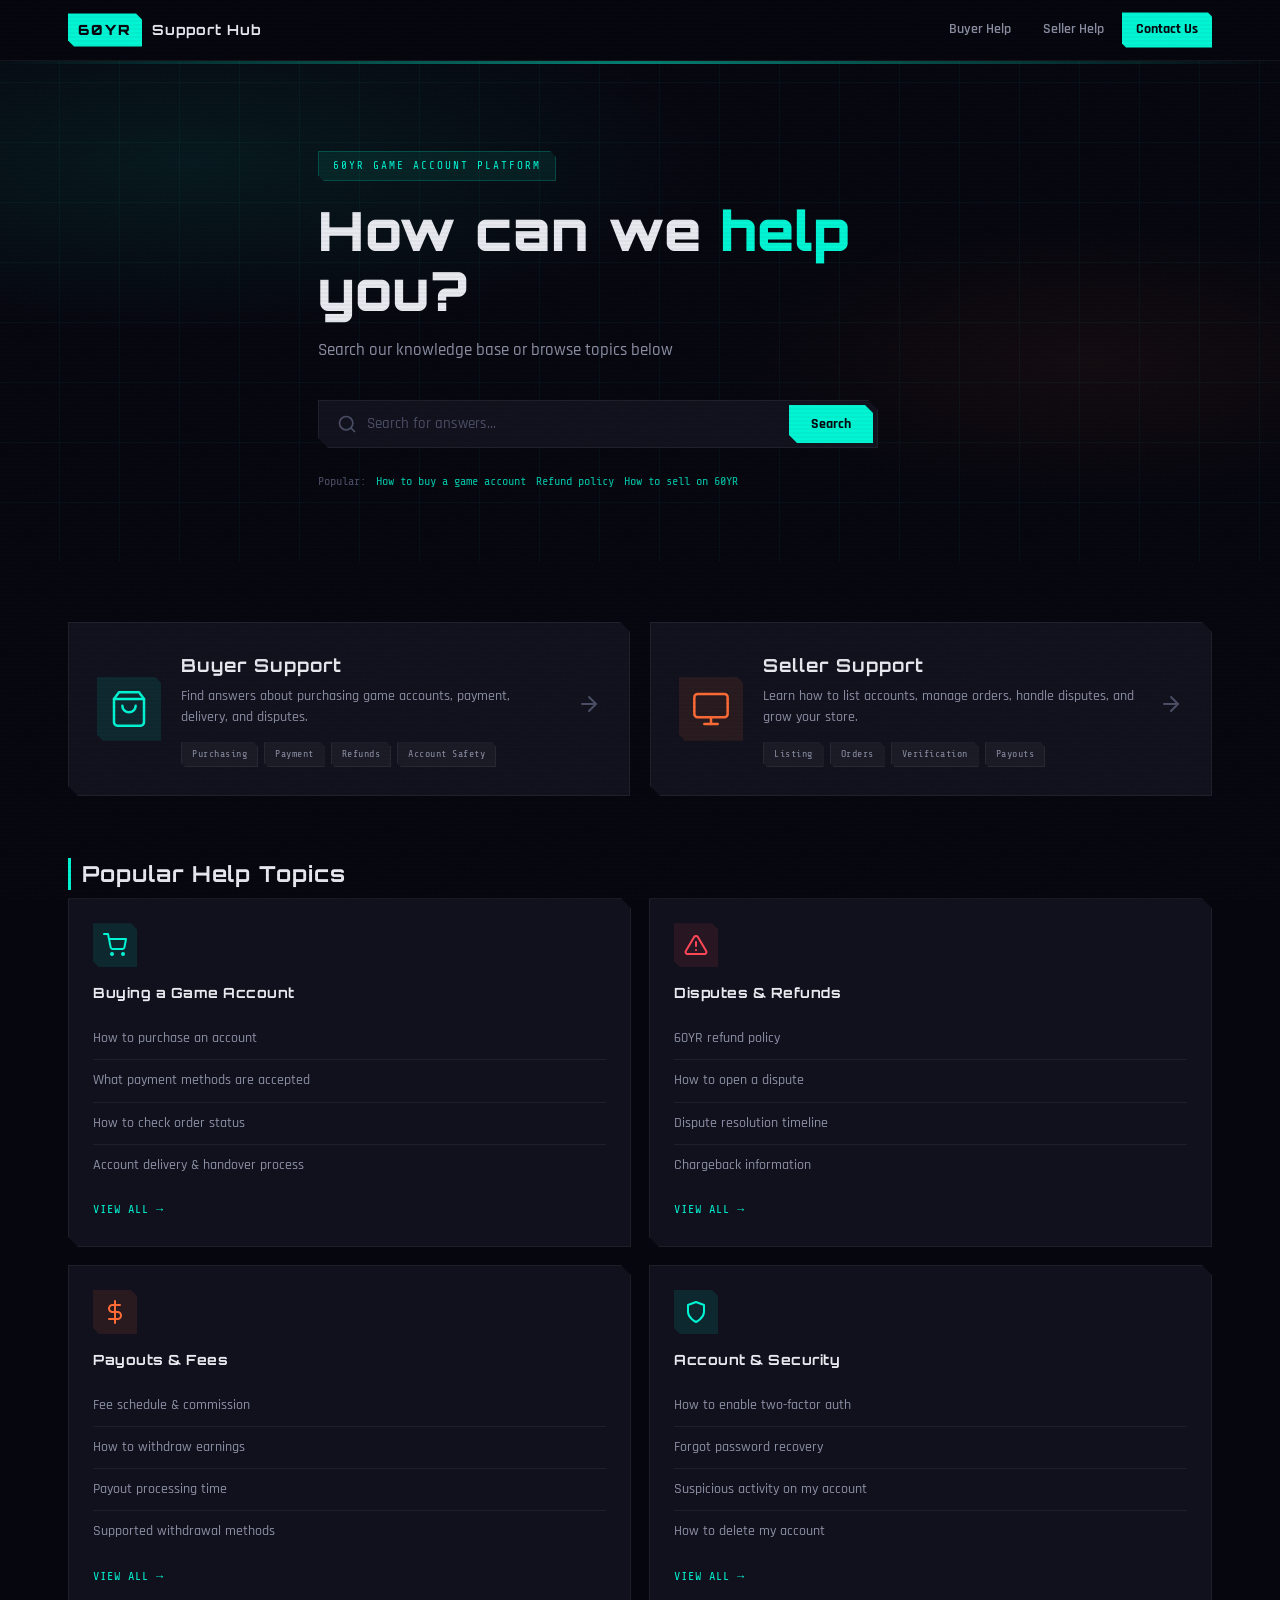
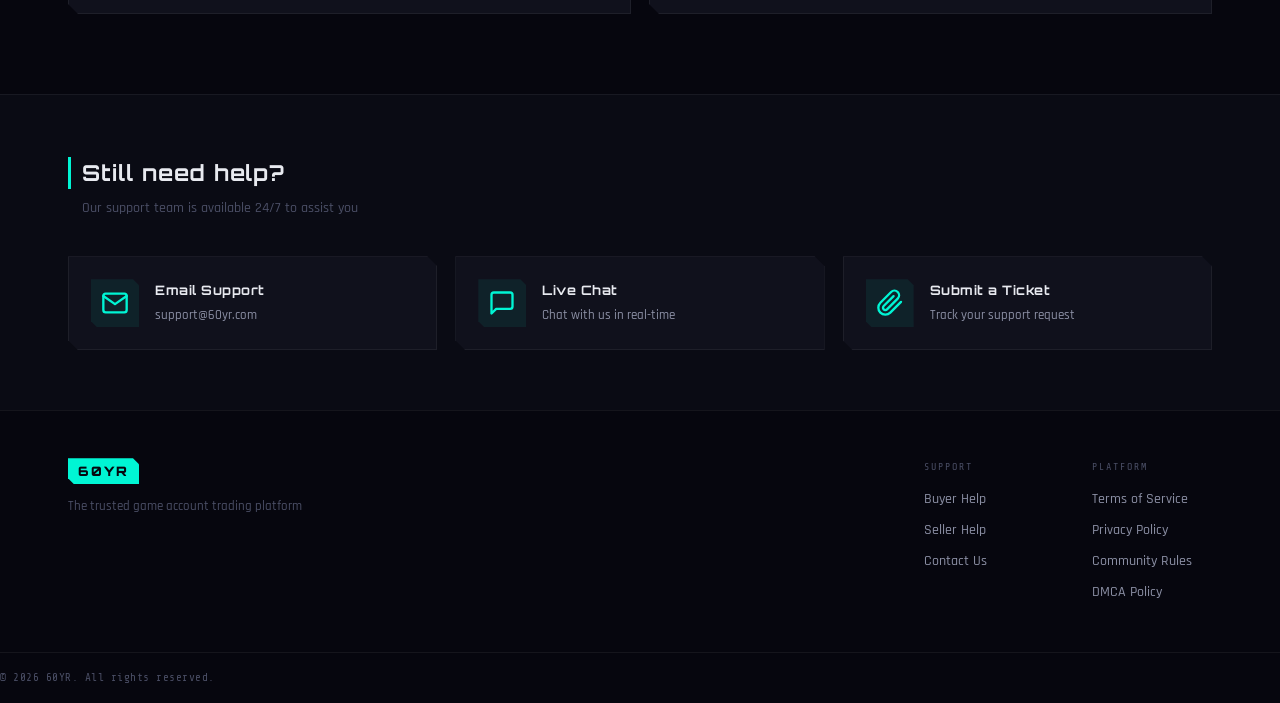
<file: index.html>
<!DOCTYPE html>
<html lang="en">
<head>
  <meta charset="UTF-8" />
  <meta name="viewport" content="width=device-width, initial-scale=1.0" />
  <title>60YR Support Hub</title>
  <link rel="stylesheet" href="assets/css/style.css" />
  <link rel="preconnect" href="https://fonts.googleapis.com" />
  <link rel="preconnect" href="https://fonts.gstatic.com" crossorigin />
  <link href="https://fonts.googleapis.com/css2?family=Orbitron:wght@400;500;600;700;800;900&family=Rajdhani:wght@300;400;500;600;700&family=Share+Tech+Mono&display=swap" rel="stylesheet" />
</head>
<body class="home-page">

  <!-- ===== HEADER ===== -->
  <header class="site-header">
    <div class="container header-inner">
      <a href="index.html" class="logo">
        <span class="logo-badge">60YR</span>
        <span class="logo-text">Support Hub</span>
      </a>
      <nav class="header-nav">
        <a href="buyer.html">Buyer Help</a>
        <a href="seller.html">Seller Help</a>
        <a href="#contact" class="btn-contact">Contact Us</a>
      </nav>
      <button class="hamburger" id="hamburger" aria-label="Menu">
        <span></span><span></span><span></span>
      </button>
    </div>
    <div class="mobile-menu" id="mobileMenu">
      <a href="buyer.html">Buyer Help</a>
      <a href="seller.html">Seller Help</a>
      <a href="#contact">Contact Us</a>
    </div>
  </header>

  <!-- ===== HERO ===== -->
  <section class="hero">
    <div class="hero-bg-glow"></div>
    <div class="container hero-content">
      <div class="hero-tag">60YR Game Account Platform</div>
      <h1 class="hero-title">How can we <span>help</span> you?</h1>
      <p class="hero-sub">Search our knowledge base or browse topics below</p>
      <div class="search-wrap">
        <div class="search-box" id="searchBox">
          <svg class="search-icon" xmlns="http://www.w3.org/2000/svg" width="20" height="20" viewBox="0 0 24 24" fill="none" stroke="currentColor" stroke-width="2" stroke-linecap="round" stroke-linejoin="round"><circle cx="11" cy="11" r="8"/><line x1="21" y1="21" x2="16.65" y2="16.65"/></svg>
          <input type="text" id="searchInput" placeholder="Search for answers..." autocomplete="off" />
          <button class="search-btn" onclick="doSearch()">Search</button>
        </div>
        <div class="search-dropdown" id="searchDropdown"></div>
      </div>
      <div class="hero-quick-links">
        <span>Popular:</span>
        <a href="article.html?id=b1">How to buy a game account</a>
        <a href="article.html?id=b5">Refund policy</a>
        <a href="article.html?id=s1">How to sell on 60YR</a>
      </div>
    </div>
  </section>

  <!-- ===== DUAL PORTAL ===== -->
  <section class="dual-portal">
    <div class="container">
      <div class="portal-grid">

        <!-- Buyer Card -->
        <a href="buyer.html" class="portal-card portal-buyer">
          <div class="portal-icon-wrap">
            <svg xmlns="http://www.w3.org/2000/svg" width="40" height="40" viewBox="0 0 24 24" fill="none" stroke="currentColor" stroke-width="1.5" stroke-linecap="round" stroke-linejoin="round"><path d="M6 2L3 6v14a2 2 0 0 0 2 2h14a2 2 0 0 0 2-2V6l-3-4z"/><line x1="3" y1="6" x2="21" y2="6"/><path d="M16 10a4 4 0 0 1-8 0"/></svg>
          </div>
          <div class="portal-info">
            <h2>Buyer Support</h2>
            <p>Find answers about purchasing game accounts, payment, delivery, and disputes.</p>
            <div class="portal-topics">
              <span>Purchasing</span>
              <span>Payment</span>
              <span>Refunds</span>
              <span>Account Safety</span>
            </div>
          </div>
          <div class="portal-arrow">
            <svg xmlns="http://www.w3.org/2000/svg" width="24" height="24" viewBox="0 0 24 24" fill="none" stroke="currentColor" stroke-width="2" stroke-linecap="round" stroke-linejoin="round"><line x1="5" y1="12" x2="19" y2="12"/><polyline points="12 5 19 12 12 19"/></svg>
          </div>
        </a>

        <!-- Seller Card -->
        <a href="seller.html" class="portal-card portal-seller">
          <div class="portal-icon-wrap">
            <svg xmlns="http://www.w3.org/2000/svg" width="40" height="40" viewBox="0 0 24 24" fill="none" stroke="currentColor" stroke-width="1.5" stroke-linecap="round" stroke-linejoin="round"><rect x="2" y="3" width="20" height="14" rx="2" ry="2"/><line x1="8" y1="21" x2="16" y2="21"/><line x1="12" y1="17" x2="12" y2="21"/></svg>
          </div>
          <div class="portal-info">
            <h2>Seller Support</h2>
            <p>Learn how to list accounts, manage orders, handle disputes, and grow your store.</p>
            <div class="portal-topics">
              <span>Listing</span>
              <span>Orders</span>
              <span>Verification</span>
              <span>Payouts</span>
            </div>
          </div>
          <div class="portal-arrow">
            <svg xmlns="http://www.w3.org/2000/svg" width="24" height="24" viewBox="0 0 24 24" fill="none" stroke="currentColor" stroke-width="2" stroke-linecap="round" stroke-linejoin="round"><line x1="5" y1="12" x2="19" y2="12"/><polyline points="12 5 19 12 12 19"/></svg>
          </div>
        </a>

      </div>
    </div>
  </section>

  <!-- ===== FEATURED TOPICS ===== -->
  <section class="featured-section">
    <div class="container">
      <h2 class="section-title">Popular Help Topics</h2>
      <div class="topic-grid">

        <div class="topic-card">
          <div class="topic-icon buyer-icon">
            <svg xmlns="http://www.w3.org/2000/svg" width="24" height="24" viewBox="0 0 24 24" fill="none" stroke="currentColor" stroke-width="2" stroke-linecap="round" stroke-linejoin="round"><circle cx="9" cy="21" r="1"/><circle cx="20" cy="21" r="1"/><path d="M1 1h4l2.68 13.39a2 2 0 0 0 2 1.61h9.72a2 2 0 0 0 2-1.61L23 6H6"/></svg>
          </div>
          <h3>Buying a Game Account</h3>
          <ul>
            <li><a href="article.html?id=b1">How to purchase an account</a></li>
            <li><a href="article.html?id=b2">What payment methods are accepted</a></li>
            <li><a href="article.html?id=b3">How to check order status</a></li>
            <li><a href="article.html?id=b4">Account delivery & handover process</a></li>
          </ul>
          <a href="buyer.html#buying" class="topic-more">View all →</a>
        </div>

        <div class="topic-card">
          <div class="topic-icon warn-icon">
            <svg xmlns="http://www.w3.org/2000/svg" width="24" height="24" viewBox="0 0 24 24" fill="none" stroke="currentColor" stroke-width="2" stroke-linecap="round" stroke-linejoin="round"><path d="M10.29 3.86L1.82 18a2 2 0 0 0 1.71 3h16.94a2 2 0 0 0 1.71-3L13.71 3.86a2 2 0 0 0-3.42 0z"/><line x1="12" y1="9" x2="12" y2="13"/><line x1="12" y1="17" x2="12.01" y2="17"/></svg>
          </div>
          <h3>Disputes & Refunds</h3>
          <ul>
            <li><a href="article.html?id=b5">60YR refund policy</a></li>
            <li><a href="article.html?id=b6">How to open a dispute</a></li>
            <li><a href="article.html?id=b7">Dispute resolution timeline</a></li>
            <li><a href="article.html?id=b8">Chargeback information</a></li>
          </ul>
          <a href="buyer.html#disputes" class="topic-more">View all →</a>
        </div>

        <div class="topic-card">
          <div class="topic-icon seller-icon">
            <svg xmlns="http://www.w3.org/2000/svg" width="24" height="24" viewBox="0 0 24 24" fill="none" stroke="currentColor" stroke-width="2" stroke-linecap="round" stroke-linejoin="round"><line x1="12" y1="1" x2="12" y2="23"/><path d="M17 5H9.5a3.5 3.5 0 0 0 0 7h5a3.5 3.5 0 0 1 0 7H6"/></svg>
          </div>
          <h3>Payouts & Fees</h3>
          <ul>
            <li><a href="article.html?id=s6">Fee schedule & commission</a></li>
            <li><a href="article.html?id=s7">How to withdraw earnings</a></li>
            <li><a href="article.html?id=s8">Payout processing time</a></li>
            <li><a href="article.html?id=s9">Supported withdrawal methods</a></li>
          </ul>
          <a href="seller.html#payouts" class="topic-more">View all →</a>
        </div>

        <div class="topic-card">
          <div class="topic-icon success-icon">
            <svg xmlns="http://www.w3.org/2000/svg" width="24" height="24" viewBox="0 0 24 24" fill="none" stroke="currentColor" stroke-width="2" stroke-linecap="round" stroke-linejoin="round"><path d="M12 22s8-4 8-10V5l-8-3-8 3v7c0 6 8 10 8 10z"/></svg>
          </div>
          <h3>Account & Security</h3>
          <ul>
            <li><a href="article.html?id=a1">How to enable two-factor auth</a></li>
            <li><a href="article.html?id=a2">Forgot password recovery</a></li>
            <li><a href="article.html?id=a3">Suspicious activity on my account</a></li>
            <li><a href="article.html?id=a4">How to delete my account</a></li>
          </ul>
          <a href="buyer.html#account" class="topic-more">View all →</a>
        </div>

      </div>
    </div>
  </section>

  <!-- ===== CONTACT SECTION ===== -->
  <section class="contact-section" id="contact">
    <div class="container">
      <h2 class="section-title">Still need help?</h2>
      <p class="section-sub">Our support team is available 24/7 to assist you</p>
      <div class="contact-grid">
        <a href="mailto:support@60yr.com" class="contact-card">
          <div class="contact-icon">
            <svg xmlns="http://www.w3.org/2000/svg" width="28" height="28" viewBox="0 0 24 24" fill="none" stroke="currentColor" stroke-width="2" stroke-linecap="round" stroke-linejoin="round"><path d="M4 4h16c1.1 0 2 .9 2 2v12c0 1.1-.9 2-2 2H4c-1.1 0-2-.9-2-2V6c0-1.1.9-2 2-2z"/><polyline points="22,6 12,13 2,6"/></svg>
          </div>
          <div>
            <h3>Email Support</h3>
            <p>support@60yr.com</p>
          </div>
        </a>
        <a href="#" class="contact-card">
          <div class="contact-icon">
            <svg xmlns="http://www.w3.org/2000/svg" width="28" height="28" viewBox="0 0 24 24" fill="none" stroke="currentColor" stroke-width="2" stroke-linecap="round" stroke-linejoin="round"><path d="M21 15a2 2 0 0 1-2 2H7l-4 4V5a2 2 0 0 1 2-2h14a2 2 0 0 1 2 2z"/></svg>
          </div>
          <div>
            <h3>Live Chat</h3>
            <p>Chat with us in real-time</p>
          </div>
        </a>
        <a href="#" class="contact-card">
          <div class="contact-icon">
            <svg xmlns="http://www.w3.org/2000/svg" width="28" height="28" viewBox="0 0 24 24" fill="none" stroke="currentColor" stroke-width="2" stroke-linecap="round" stroke-linejoin="round"><path d="M21.44 11.05l-9.19 9.19a6 6 0 0 1-8.49-8.49l9.19-9.19a4 4 0 0 1 5.66 5.66l-9.2 9.19a2 2 0 0 1-2.83-2.83l8.49-8.48"/></svg>
          </div>
          <div>
            <h3>Submit a Ticket</h3>
            <p>Track your support request</p>
          </div>
        </a>
      </div>
    </div>
  </section>

  <!-- ===== FOOTER ===== -->
  <footer class="site-footer">
    <div class="container footer-inner">
      <div class="footer-brand">
        <span class="logo-badge">60YR</span>
        <p>The trusted game account trading platform</p>
      </div>
      <div class="footer-links">
        <div>
          <h4>Support</h4>
          <a href="buyer.html">Buyer Help</a>
          <a href="seller.html">Seller Help</a>
          <a href="#contact">Contact Us</a>
        </div>
        <div>
          <h4>Platform</h4>
          <a href="article.html?id=tos1">Terms of Service</a>
          <a href="article.html?id=pp1">Privacy Policy</a>
          <a href="article.html?id=p3">Community Rules</a>
          <a href="article.html?id=dmca1">DMCA Policy</a>
        </div>
      </div>
    </div>
    <div class="footer-bottom">
      <p>© 2026 60YR. All rights reserved.</p>
    </div>
  </footer>

  <script src="assets/js/main.js"></script>
</body>
</html>
</file>
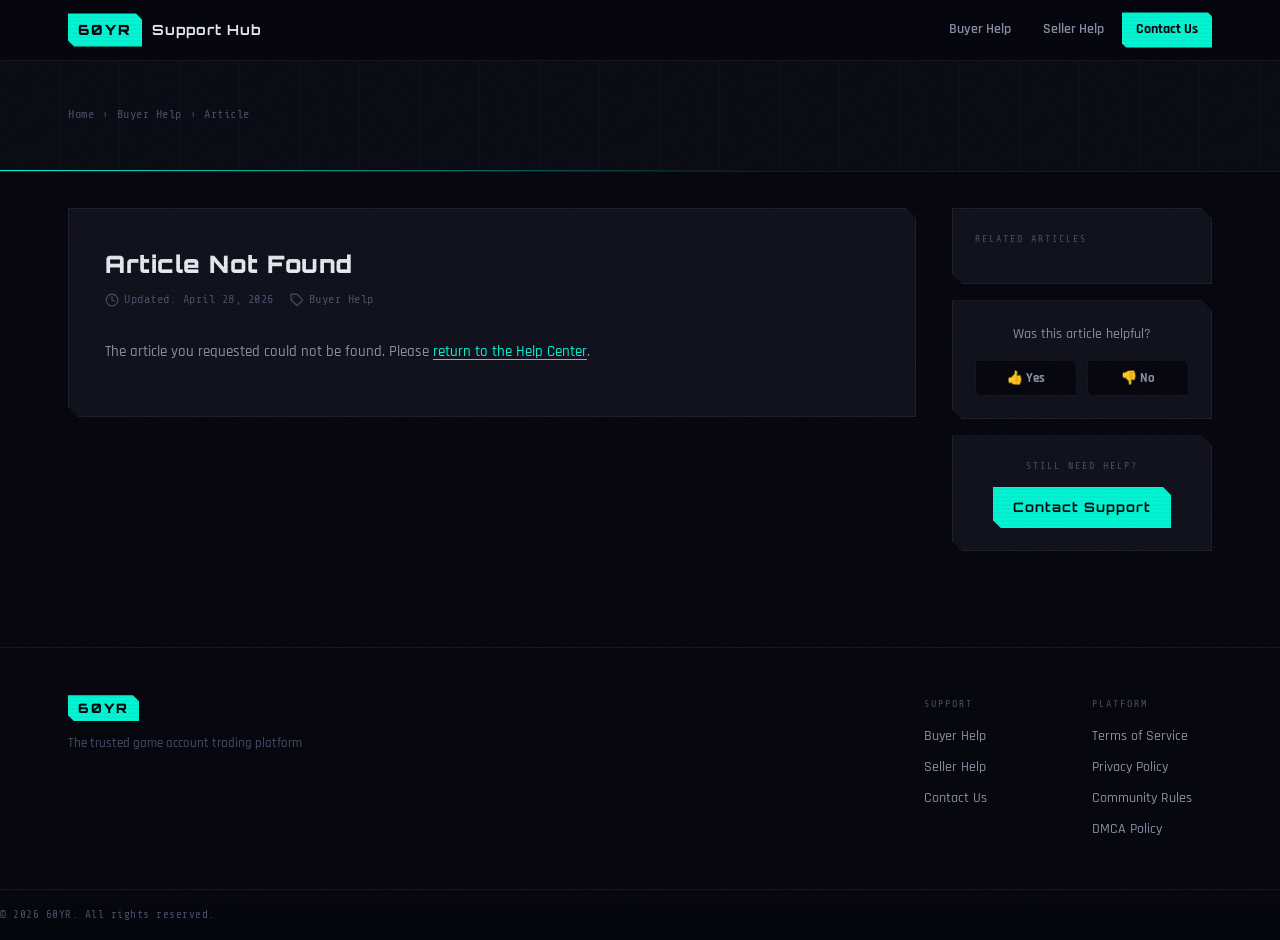
<file: article.html>
<!DOCTYPE html>
<html lang="en">
<head>
  <meta charset="UTF-8" />
  <meta name="viewport" content="width=device-width, initial-scale=1.0" />
  <title>Article — 60YR Support Hub</title>
  <link rel="stylesheet" href="assets/css/style.css" />
  <link rel="preconnect" href="https://fonts.googleapis.com" />
  <link rel="preconnect" href="https://fonts.gstatic.com" crossorigin />
  <link href="https://fonts.googleapis.com/css2?family=Orbitron:wght@400;500;600;700;800;900&family=Rajdhani:wght@300;400;500;600;700&family=Share+Tech+Mono&display=swap" rel="stylesheet" />
</head>
<body>

  <!-- HEADER -->
  <header class="site-header">
    <div class="container header-inner">
      <a href="index.html" class="logo">
        <span class="logo-badge">60YR</span>
        <span class="logo-text">Support Hub</span>
      </a>
      <nav class="header-nav">
        <a href="buyer.html">Buyer Help</a>
        <a href="seller.html">Seller Help</a>
        <a href="index.html#contact" class="btn-contact">Contact Us</a>
      </nav>
      <button class="hamburger" id="hamburger" aria-label="Menu">
        <span></span><span></span><span></span>
      </button>
    </div>
    <div class="mobile-menu" id="mobileMenu">
      <a href="buyer.html">Buyer Help</a>
      <a href="seller.html">Seller Help</a>
      <a href="index.html#contact">Contact Us</a>
    </div>
  </header>

  <!-- PAGE HEADER -->
  <section class="page-header" id="articlePageHeader">
    <div class="container">
      <div class="breadcrumb" id="articleBreadcrumb">
        <a href="index.html">Home</a>
        <span>›</span>
        <a href="#" id="breadcrumbParent">Buyer Help</a>
        <span>›</span>
        <span id="breadcrumbTitle">Article</span>
      </div>
    </div>
  </section>

  <!-- ARTICLE PAGE -->
  <div class="container">
    <div class="article-page">
      <div class="article-wrap">

        <!-- ARTICLE BODY -->
        <article class="article-body" id="articleBody">
          <h1 id="articleTitle">Loading...</h1>
          <div class="article-meta" id="articleMeta">
            <span>
              <svg xmlns="http://www.w3.org/2000/svg" width="14" height="14" viewBox="0 0 24 24" fill="none" stroke="currentColor" stroke-width="2" stroke-linecap="round" stroke-linejoin="round"><circle cx="12" cy="12" r="10"/><polyline points="12 6 12 12 16 14"/></svg>
              Updated: April 28, 2026
            </span>
            <span id="articleCategory">
              <svg xmlns="http://www.w3.org/2000/svg" width="14" height="14" viewBox="0 0 24 24" fill="none" stroke="currentColor" stroke-width="2" stroke-linecap="round" stroke-linejoin="round"><path d="M20.59 13.41l-7.17 7.17a2 2 0 0 1-2.83 0L2 12V2h10l8.59 8.59a2 2 0 0 1 0 2.82z"/><line x1="7" y1="7" x2="7.01" y2="7"/></svg>
              Buyer Help
            </span>
          </div>
          <div class="article-content" id="articleContent">
            <!-- Dynamic content -->
          </div>
        </article>

        <!-- ARTICLE SIDEBAR -->
        <aside class="article-sidebar">
          <div class="article-sidebar-box">
            <h4>Related Articles</h4>
            <div id="relatedArticles">
              <!-- Dynamic related articles -->
            </div>
          </div>
          <div class="article-sidebar-box feedback-box">
            <p>Was this article helpful?</p>
            <div class="feedback-btns">
              <button class="btn-yes">👍 Yes</button>
              <button class="btn-no">👎 No</button>
            </div>
          </div>
          <div class="article-sidebar-box" style="text-align:center;">
            <h4 style="margin-bottom:12px;">Still need help?</h4>
            <a href="index.html#contact" style="display:inline-block;background:var(--accent);color:var(--bg-deep);font-family:var(--font-heading);font-size:13px;font-weight:700;padding:10px 20px;clip-path:var(--clip-btn);letter-spacing:1px;transition:background 0.2s;" onmouseover="this.style.background='var(--accent-dim)'" onmouseout="this.style.background='var(--accent)'">Contact Support</a>
          </div>
        </aside>

      </div>
    </div>
  </div>

  <!-- FOOTER -->
  <footer class="site-footer">
    <div class="container footer-inner">
      <div class="footer-brand">
        <span class="logo-badge">60YR</span>
        <p>The trusted game account trading platform</p>
      </div>
      <div class="footer-links">
        <div>
          <h4>Support</h4>
          <a href="buyer.html">Buyer Help</a>
          <a href="seller.html">Seller Help</a>
          <a href="index.html#contact">Contact Us</a>
        </div>
        <div>
          <h4>Platform</h4>
          <a href="article.html?id=tos1">Terms of Service</a>
          <a href="article.html?id=pp1">Privacy Policy</a>
          <a href="article.html?id=p3">Community Rules</a>
          <a href="article.html?id=dmca1">DMCA Policy</a>
        </div>
      </div>
    </div>
    <div class="footer-bottom">
      <p>© 2026 60YR. All rights reserved.</p>
    </div>
  </footer>

  <script src="assets/js/main.js"></script>
  <script src="assets/js/articles.js"></script>
</body>
</html>
</file>
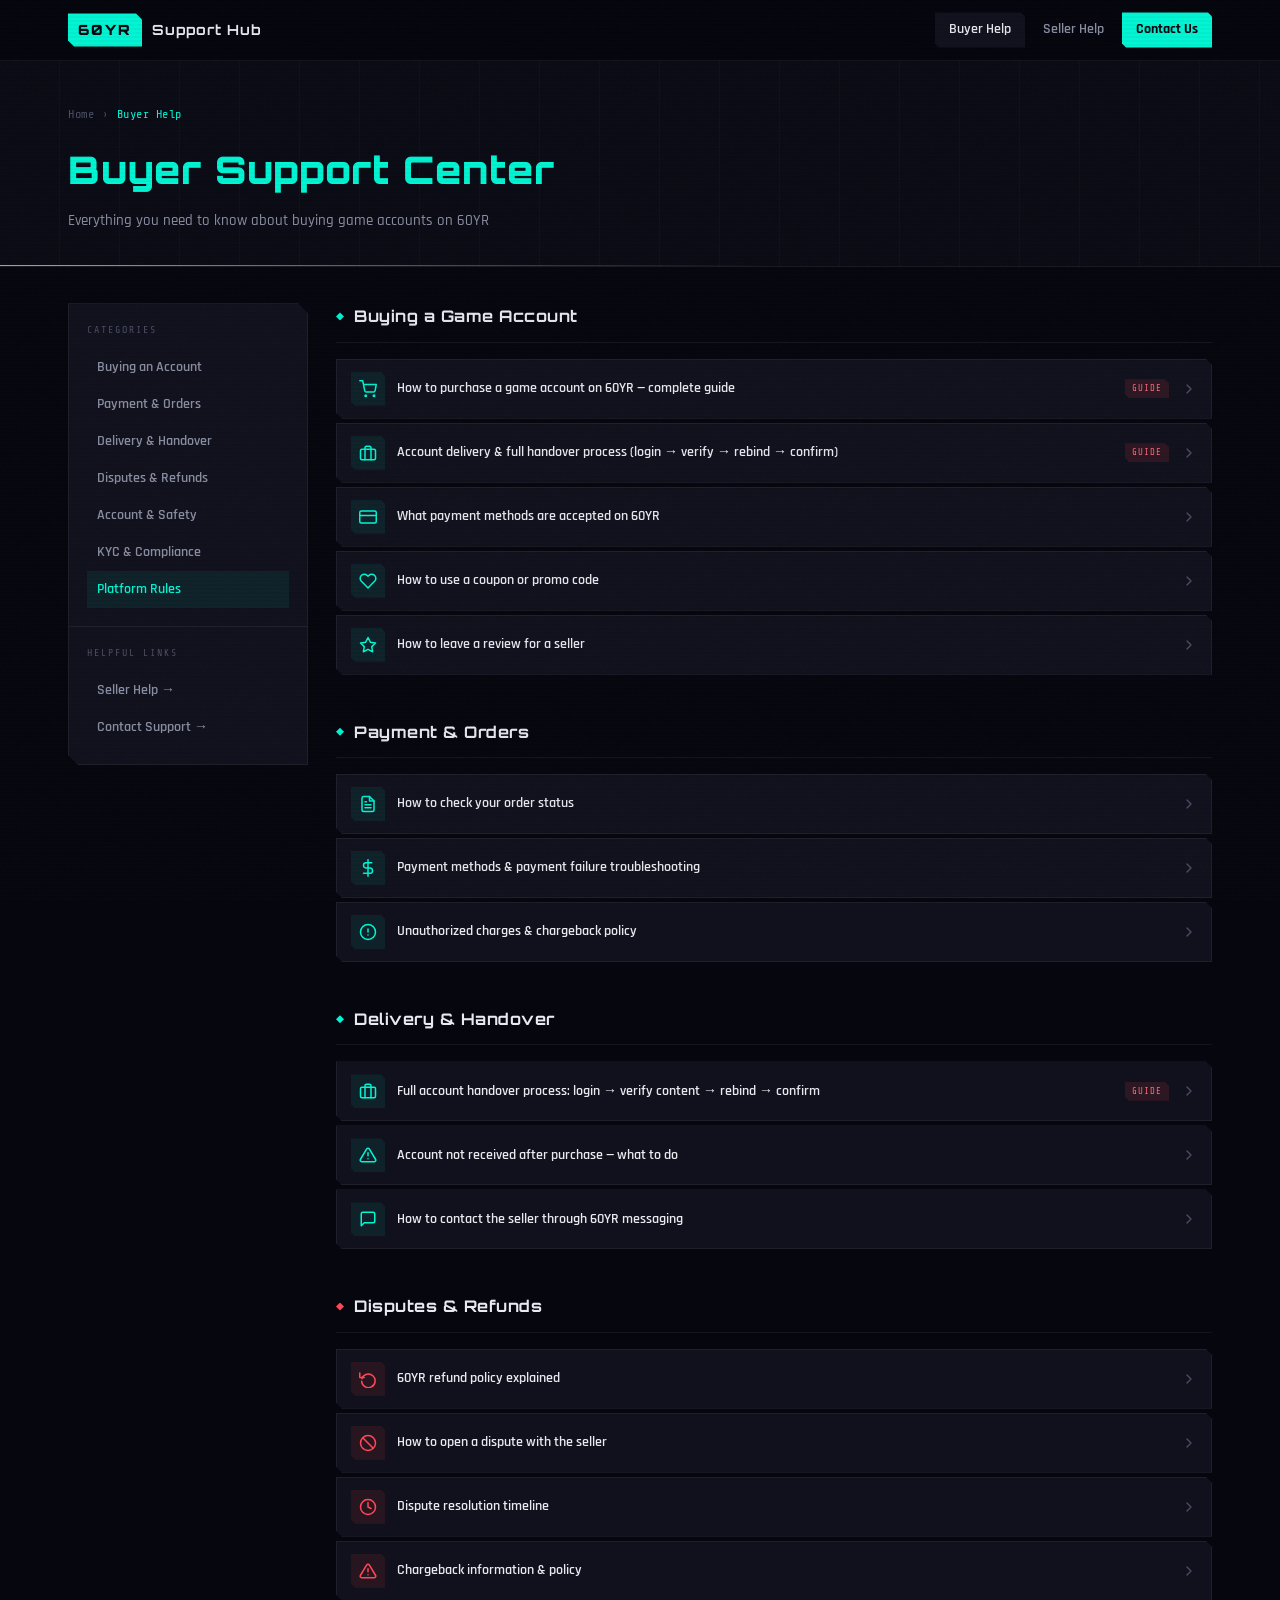
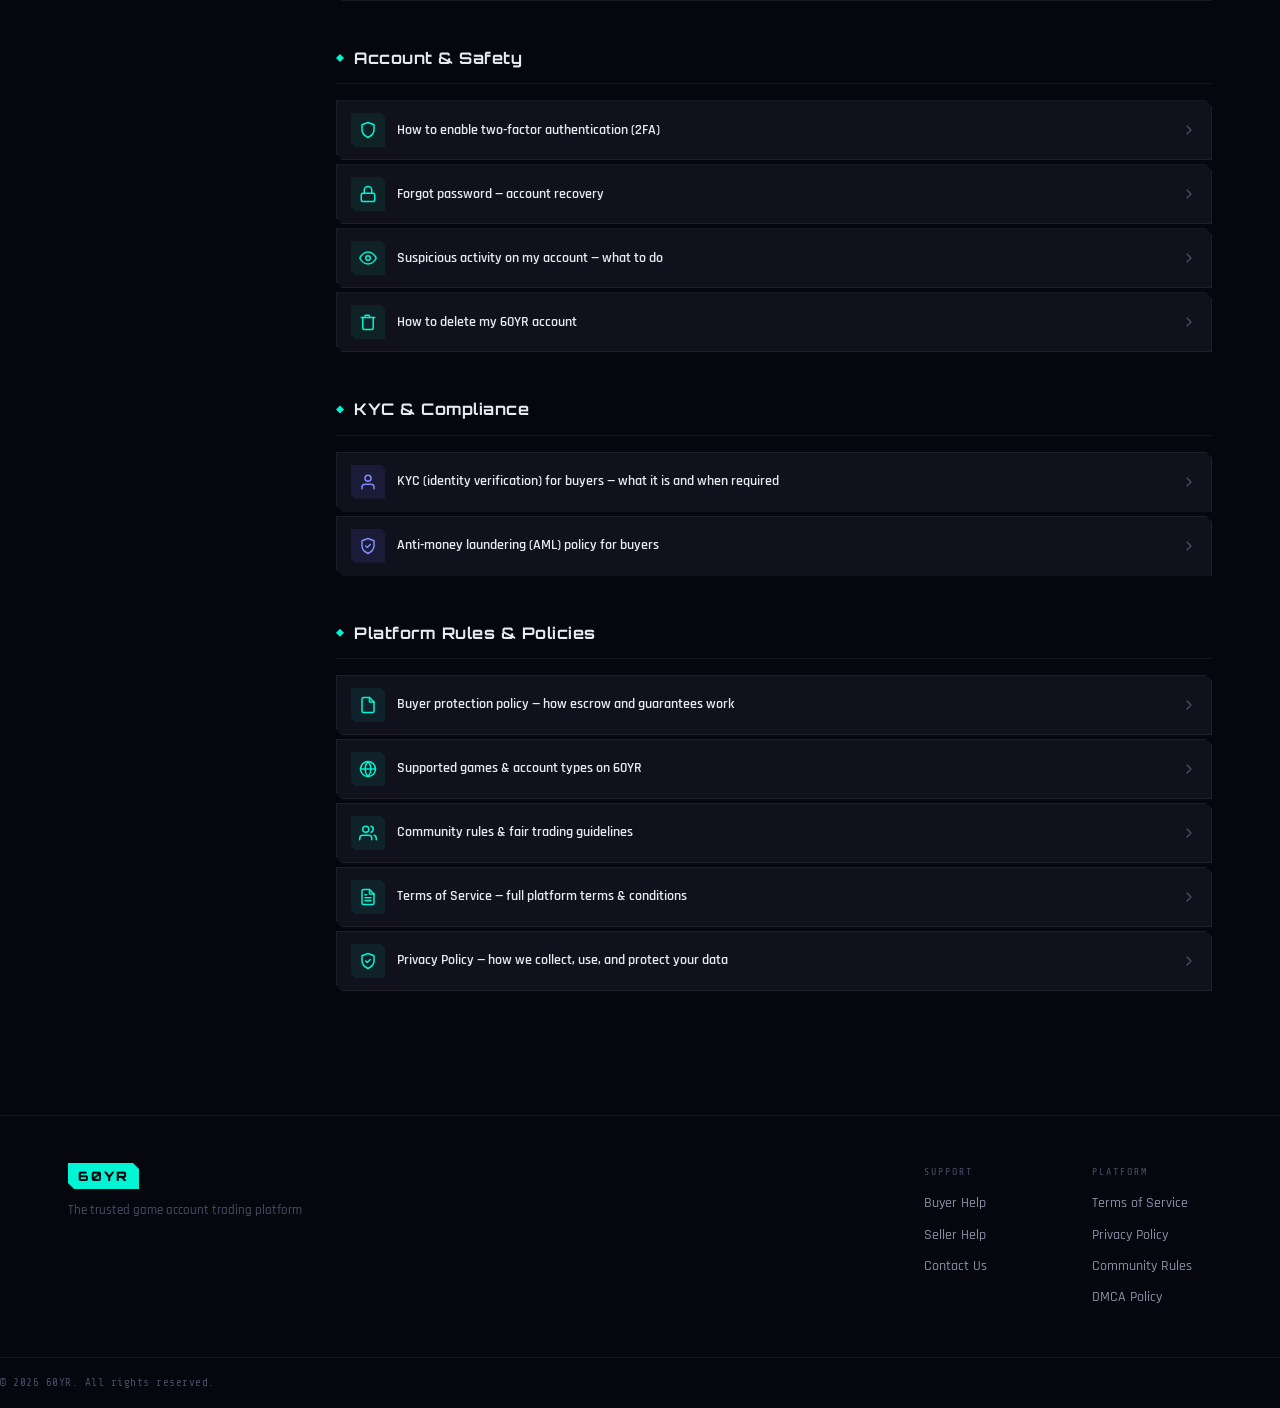
<file: buyer.html>
<!DOCTYPE html>
<html lang="en">
<head>
  <meta charset="UTF-8" />
  <meta name="viewport" content="width=device-width, initial-scale=1.0" />
  <title>Buyer Help — 60YR Support Hub</title>
  <link rel="stylesheet" href="assets/css/style.css" />
  <link rel="preconnect" href="https://fonts.googleapis.com" />
  <link rel="preconnect" href="https://fonts.gstatic.com" crossorigin />
  <link href="https://fonts.googleapis.com/css2?family=Orbitron:wght@400;500;600;700;800;900&family=Rajdhani:wght@300;400;500;600;700&family=Share+Tech+Mono&display=swap" rel="stylesheet" />
</head>
<body>

  <!-- HEADER -->
  <header class="site-header">
    <div class="container header-inner">
      <a href="index.html" class="logo">
        <span class="logo-badge">60YR</span>
        <span class="logo-text">Support Hub</span>
      </a>
      <nav class="header-nav">
        <a href="buyer.html" style="color:var(--text-1);background:var(--bg-card);">Buyer Help</a>
        <a href="seller.html">Seller Help</a>
        <a href="index.html#contact" class="btn-contact">Contact Us</a>
      </nav>
      <button class="hamburger" id="hamburger" aria-label="Menu">
        <span></span><span></span><span></span>
      </button>
    </div>
    <div class="mobile-menu" id="mobileMenu">
      <a href="buyer.html">Buyer Help</a>
      <a href="seller.html">Seller Help</a>
      <a href="index.html#contact">Contact Us</a>
    </div>
  </header>

  <!-- PAGE HEADER -->
  <section class="page-header">
    <div class="container">
      <div class="breadcrumb">
        <a href="index.html">Home</a>
        <span>›</span>
        <span style="color:var(--buyer)">Buyer Help</span>
      </div>
      <h1 style="color:var(--buyer);">Buyer Support Center</h1>
      <p>Everything you need to know about buying game accounts on 60YR</p>
    </div>
  </section>

  <!-- INNER LAYOUT -->
  <div class="container">
    <div class="inner-layout">

      <!-- SIDEBAR -->
      <aside class="sidebar">
        <div class="sidebar-section">
          <div class="sidebar-section-title">Categories</div>
          <a href="#buying" class="sidebar-link active">Buying an Account</a>
          <a href="#payment" class="sidebar-link">Payment &amp; Orders</a>
          <a href="#delivery" class="sidebar-link">Delivery &amp; Handover</a>
          <a href="#disputes" class="sidebar-link">Disputes &amp; Refunds</a>
          <a href="#account" class="sidebar-link">Account &amp; Safety</a>
          <a href="#kyc" class="sidebar-link">KYC &amp; Compliance</a>
          <a href="#platform" class="sidebar-link">Platform Rules</a>
        </div>
        <div class="sidebar-section">
          <div class="sidebar-section-title">Helpful Links</div>
          <a href="seller.html" class="sidebar-link">Seller Help →</a>
          <a href="index.html#contact" class="sidebar-link">Contact Support →</a>
        </div>
      </aside>

      <!-- MAIN CONTENT -->
      <main class="main-content">

        <!-- Section: Buying -->
        <section class="content-section" id="buying">
          <h2 class="content-section-title">
            <span class="icon-dot dot-buyer"></span>
            Buying a Game Account
          </h2>
          <div class="article-list">
            <a href="article.html?id=b1" class="article-item">
              <div class="article-item-icon">
                <svg xmlns="http://www.w3.org/2000/svg" width="18" height="18" viewBox="0 0 24 24" fill="none" stroke="currentColor" stroke-width="2" stroke-linecap="round" stroke-linejoin="round"><circle cx="9" cy="21" r="1"/><circle cx="20" cy="21" r="1"/><path d="M1 1h4l2.68 13.39a2 2 0 0 0 2 1.61h9.72a2 2 0 0 0 2-1.61L23 6H6"/></svg>
              </div>
              <span class="title">How to purchase a game account on 60YR — complete guide</span>
              <span class="badge-video">Guide</span>
              <svg class="arrow" xmlns="http://www.w3.org/2000/svg" width="16" height="16" viewBox="0 0 24 24" fill="none" stroke="currentColor" stroke-width="2" stroke-linecap="round" stroke-linejoin="round"><polyline points="9 18 15 12 9 6"/></svg>
            </a>
            <a href="article.html?id=b4" class="article-item">
              <div class="article-item-icon">
                <svg xmlns="http://www.w3.org/2000/svg" width="18" height="18" viewBox="0 0 24 24" fill="none" stroke="currentColor" stroke-width="2" stroke-linecap="round" stroke-linejoin="round"><rect x="2" y="7" width="20" height="14" rx="2" ry="2"/><path d="M16 21V5a2 2 0 0 0-2-2h-4a2 2 0 0 0-2 2v16"/></svg>
              </div>
              <span class="title">Account delivery &amp; full handover process (login → verify → rebind → confirm)</span>
              <span class="badge-video">Guide</span>
              <svg class="arrow" xmlns="http://www.w3.org/2000/svg" width="16" height="16" viewBox="0 0 24 24" fill="none" stroke="currentColor" stroke-width="2" stroke-linecap="round" stroke-linejoin="round"><polyline points="9 18 15 12 9 6"/></svg>
            </a>
            <a href="article.html?id=b2" class="article-item">
              <div class="article-item-icon">
                <svg xmlns="http://www.w3.org/2000/svg" width="18" height="18" viewBox="0 0 24 24" fill="none" stroke="currentColor" stroke-width="2" stroke-linecap="round" stroke-linejoin="round"><rect x="1" y="4" width="22" height="16" rx="2" ry="2"/><line x1="1" y1="10" x2="23" y2="10"/></svg>
              </div>
              <span class="title">What payment methods are accepted on 60YR</span>
              <svg class="arrow" xmlns="http://www.w3.org/2000/svg" width="16" height="16" viewBox="0 0 24 24" fill="none" stroke="currentColor" stroke-width="2" stroke-linecap="round" stroke-linejoin="round"><polyline points="9 18 15 12 9 6"/></svg>
            </a>
            <a href="article.html?id=b12" class="article-item">
              <div class="article-item-icon">
                <svg xmlns="http://www.w3.org/2000/svg" width="18" height="18" viewBox="0 0 24 24" fill="none" stroke="currentColor" stroke-width="2" stroke-linecap="round" stroke-linejoin="round"><path d="M20.84 4.61a5.5 5.5 0 0 0-7.78 0L12 5.67l-1.06-1.06a5.5 5.5 0 0 0-7.78 7.78l1.06 1.06L12 21.23l7.78-7.78 1.06-1.06a5.5 5.5 0 0 0 0-7.78z"/></svg>
              </div>
              <span class="title">How to use a coupon or promo code</span>
              <svg class="arrow" xmlns="http://www.w3.org/2000/svg" width="16" height="16" viewBox="0 0 24 24" fill="none" stroke="currentColor" stroke-width="2" stroke-linecap="round" stroke-linejoin="round"><polyline points="9 18 15 12 9 6"/></svg>
            </a>
            <a href="article.html?id=b11" class="article-item">
              <div class="article-item-icon">
                <svg xmlns="http://www.w3.org/2000/svg" width="18" height="18" viewBox="0 0 24 24" fill="none" stroke="currentColor" stroke-width="2" stroke-linecap="round" stroke-linejoin="round"><polygon points="12 2 15.09 8.26 22 9.27 17 14.14 18.18 21.02 12 17.77 5.82 21.02 7 14.14 2 9.27 8.91 8.26 12 2"/></svg>
              </div>
              <span class="title">How to leave a review for a seller</span>
              <svg class="arrow" xmlns="http://www.w3.org/2000/svg" width="16" height="16" viewBox="0 0 24 24" fill="none" stroke="currentColor" stroke-width="2" stroke-linecap="round" stroke-linejoin="round"><polyline points="9 18 15 12 9 6"/></svg>
            </a>
          </div>
        </section>

        <!-- Section: Payment -->
        <section class="content-section" id="payment">
          <h2 class="content-section-title">
            <span class="icon-dot dot-buyer"></span>
            Payment &amp; Orders
          </h2>
          <div class="article-list">
            <a href="article.html?id=b3" class="article-item">
              <div class="article-item-icon">
                <svg xmlns="http://www.w3.org/2000/svg" width="18" height="18" viewBox="0 0 24 24" fill="none" stroke="currentColor" stroke-width="2" stroke-linecap="round" stroke-linejoin="round"><path d="M14 2H6a2 2 0 0 0-2 2v16a2 2 0 0 0 2 2h12a2 2 0 0 0 2-2V8z"/><polyline points="14 2 14 8 20 8"/><line x1="16" y1="13" x2="8" y2="13"/><line x1="16" y1="17" x2="8" y2="17"/><polyline points="10 9 9 9 8 9"/></svg>
              </div>
              <span class="title">How to check your order status</span>
              <svg class="arrow" xmlns="http://www.w3.org/2000/svg" width="16" height="16" viewBox="0 0 24 24" fill="none" stroke="currentColor" stroke-width="2" stroke-linecap="round" stroke-linejoin="round"><polyline points="9 18 15 12 9 6"/></svg>
            </a>
            <a href="article.html?id=b2" class="article-item">
              <div class="article-item-icon">
                <svg xmlns="http://www.w3.org/2000/svg" width="18" height="18" viewBox="0 0 24 24" fill="none" stroke="currentColor" stroke-width="2" stroke-linecap="round" stroke-linejoin="round"><line x1="12" y1="1" x2="12" y2="23"/><path d="M17 5H9.5a3.5 3.5 0 0 0 0 7h5a3.5 3.5 0 0 1 0 7H6"/></svg>
              </div>
              <span class="title">Payment methods &amp; payment failure troubleshooting</span>
              <svg class="arrow" xmlns="http://www.w3.org/2000/svg" width="16" height="16" viewBox="0 0 24 24" fill="none" stroke="currentColor" stroke-width="2" stroke-linecap="round" stroke-linejoin="round"><polyline points="9 18 15 12 9 6"/></svg>
            </a>
            <a href="article.html?id=b8" class="article-item">
              <div class="article-item-icon">
                <svg xmlns="http://www.w3.org/2000/svg" width="18" height="18" viewBox="0 0 24 24" fill="none" stroke="currentColor" stroke-width="2" stroke-linecap="round" stroke-linejoin="round"><circle cx="12" cy="12" r="10"/><line x1="12" y1="8" x2="12" y2="12"/><line x1="12" y1="16" x2="12.01" y2="16"/></svg>
              </div>
              <span class="title">Unauthorized charges &amp; chargeback policy</span>
              <svg class="arrow" xmlns="http://www.w3.org/2000/svg" width="16" height="16" viewBox="0 0 24 24" fill="none" stroke="currentColor" stroke-width="2" stroke-linecap="round" stroke-linejoin="round"><polyline points="9 18 15 12 9 6"/></svg>
            </a>
          </div>
        </section>

        <!-- Section: Delivery -->
        <section class="content-section" id="delivery">
          <h2 class="content-section-title">
            <span class="icon-dot dot-ok"></span>
            Delivery &amp; Handover
          </h2>
          <div class="article-list">
            <a href="article.html?id=b4" class="article-item">
              <div class="article-item-icon">
                <svg xmlns="http://www.w3.org/2000/svg" width="18" height="18" viewBox="0 0 24 24" fill="none" stroke="currentColor" stroke-width="2" stroke-linecap="round" stroke-linejoin="round"><rect x="2" y="7" width="20" height="14" rx="2" ry="2"/><path d="M16 21V5a2 2 0 0 0-2-2h-4a2 2 0 0 0-2 2v16"/></svg>
              </div>
              <span class="title">Full account handover process: login → verify content → rebind → confirm</span>
              <span class="badge-video">Guide</span>
              <svg class="arrow" xmlns="http://www.w3.org/2000/svg" width="16" height="16" viewBox="0 0 24 24" fill="none" stroke="currentColor" stroke-width="2" stroke-linecap="round" stroke-linejoin="round"><polyline points="9 18 15 12 9 6"/></svg>
            </a>
            <a href="article.html?id=b9" class="article-item">
              <div class="article-item-icon">
                <svg xmlns="http://www.w3.org/2000/svg" width="18" height="18" viewBox="0 0 24 24" fill="none" stroke="currentColor" stroke-width="2" stroke-linecap="round" stroke-linejoin="round"><path d="M10.29 3.86L1.82 18a2 2 0 0 0 1.71 3h16.94a2 2 0 0 0 1.71-3L13.71 3.86a2 2 0 0 0-3.42 0z"/><line x1="12" y1="9" x2="12" y2="13"/><line x1="12" y1="17" x2="12.01" y2="17"/></svg>
              </div>
              <span class="title">Account not received after purchase — what to do</span>
              <svg class="arrow" xmlns="http://www.w3.org/2000/svg" width="16" height="16" viewBox="0 0 24 24" fill="none" stroke="currentColor" stroke-width="2" stroke-linecap="round" stroke-linejoin="round"><polyline points="9 18 15 12 9 6"/></svg>
            </a>
            <a href="article.html?id=b10" class="article-item">
              <div class="article-item-icon">
                <svg xmlns="http://www.w3.org/2000/svg" width="18" height="18" viewBox="0 0 24 24" fill="none" stroke="currentColor" stroke-width="2" stroke-linecap="round" stroke-linejoin="round"><path d="M21 15a2 2 0 0 1-2 2H7l-4 4V5a2 2 0 0 1 2-2h14a2 2 0 0 1 2 2z"/></svg>
              </div>
              <span class="title">How to contact the seller through 60YR messaging</span>
              <svg class="arrow" xmlns="http://www.w3.org/2000/svg" width="16" height="16" viewBox="0 0 24 24" fill="none" stroke="currentColor" stroke-width="2" stroke-linecap="round" stroke-linejoin="round"><polyline points="9 18 15 12 9 6"/></svg>
            </a>
          </div>
        </section>

        <!-- Section: Disputes -->
        <section class="content-section" id="disputes">
          <h2 class="content-section-title">
            <span class="icon-dot dot-warn"></span>
            Disputes &amp; Refunds
          </h2>
          <div class="article-list">
            <a href="article.html?id=b5" class="article-item">
              <div class="article-item-icon" style="background:rgba(239,68,68,0.1);color:var(--warn)">
                <svg xmlns="http://www.w3.org/2000/svg" width="18" height="18" viewBox="0 0 24 24" fill="none" stroke="currentColor" stroke-width="2" stroke-linecap="round" stroke-linejoin="round"><polyline points="1 4 1 10 7 10"/><path d="M3.51 15a9 9 0 1 0 .49-3.51"/></svg>
              </div>
              <span class="title">60YR refund policy explained</span>
              <svg class="arrow" xmlns="http://www.w3.org/2000/svg" width="16" height="16" viewBox="0 0 24 24" fill="none" stroke="currentColor" stroke-width="2" stroke-linecap="round" stroke-linejoin="round"><polyline points="9 18 15 12 9 6"/></svg>
            </a>
            <a href="article.html?id=b6" class="article-item">
              <div class="article-item-icon" style="background:rgba(239,68,68,0.1);color:var(--warn)">
                <svg xmlns="http://www.w3.org/2000/svg" width="18" height="18" viewBox="0 0 24 24" fill="none" stroke="currentColor" stroke-width="2" stroke-linecap="round" stroke-linejoin="round"><circle cx="12" cy="12" r="10"/><line x1="4.93" y1="4.93" x2="19.07" y2="19.07"/></svg>
              </div>
              <span class="title">How to open a dispute with the seller</span>
              <svg class="arrow" xmlns="http://www.w3.org/2000/svg" width="16" height="16" viewBox="0 0 24 24" fill="none" stroke="currentColor" stroke-width="2" stroke-linecap="round" stroke-linejoin="round"><polyline points="9 18 15 12 9 6"/></svg>
            </a>
            <a href="article.html?id=b7" class="article-item">
              <div class="article-item-icon" style="background:rgba(239,68,68,0.1);color:var(--warn)">
                <svg xmlns="http://www.w3.org/2000/svg" width="18" height="18" viewBox="0 0 24 24" fill="none" stroke="currentColor" stroke-width="2" stroke-linecap="round" stroke-linejoin="round"><circle cx="12" cy="12" r="10"/><polyline points="12 6 12 12 16 14"/></svg>
              </div>
              <span class="title">Dispute resolution timeline</span>
              <svg class="arrow" xmlns="http://www.w3.org/2000/svg" width="16" height="16" viewBox="0 0 24 24" fill="none" stroke="currentColor" stroke-width="2" stroke-linecap="round" stroke-linejoin="round"><polyline points="9 18 15 12 9 6"/></svg>
            </a>
            <a href="article.html?id=b8" class="article-item">
              <div class="article-item-icon" style="background:rgba(239,68,68,0.1);color:var(--warn)">
                <svg xmlns="http://www.w3.org/2000/svg" width="18" height="18" viewBox="0 0 24 24" fill="none" stroke="currentColor" stroke-width="2" stroke-linecap="round" stroke-linejoin="round"><path d="M10.29 3.86L1.82 18a2 2 0 0 0 1.71 3h16.94a2 2 0 0 0 1.71-3L13.71 3.86a2 2 0 0 0-3.42 0z"/><line x1="12" y1="9" x2="12" y2="13"/><line x1="12" y1="17" x2="12.01" y2="17"/></svg>
              </div>
              <span class="title">Chargeback information &amp; policy</span>
              <svg class="arrow" xmlns="http://www.w3.org/2000/svg" width="16" height="16" viewBox="0 0 24 24" fill="none" stroke="currentColor" stroke-width="2" stroke-linecap="round" stroke-linejoin="round"><polyline points="9 18 15 12 9 6"/></svg>
            </a>
          </div>
        </section>

        <!-- Section: Account -->
        <section class="content-section" id="account">
          <h2 class="content-section-title">
            <span class="icon-dot dot-ok"></span>
            Account &amp; Safety
          </h2>
          <div class="article-list">
            <a href="article.html?id=a1" class="article-item">
              <div class="article-item-icon" style="background:rgba(16,185,129,0.1);color:var(--success)">
                <svg xmlns="http://www.w3.org/2000/svg" width="18" height="18" viewBox="0 0 24 24" fill="none" stroke="currentColor" stroke-width="2" stroke-linecap="round" stroke-linejoin="round"><path d="M12 22s8-4 8-10V5l-8-3-8 3v7c0 6 8 10 8 10z"/></svg>
              </div>
              <span class="title">How to enable two-factor authentication (2FA)</span>
              <svg class="arrow" xmlns="http://www.w3.org/2000/svg" width="16" height="16" viewBox="0 0 24 24" fill="none" stroke="currentColor" stroke-width="2" stroke-linecap="round" stroke-linejoin="round"><polyline points="9 18 15 12 9 6"/></svg>
            </a>
            <a href="article.html?id=a2" class="article-item">
              <div class="article-item-icon" style="background:rgba(16,185,129,0.1);color:var(--success)">
                <svg xmlns="http://www.w3.org/2000/svg" width="18" height="18" viewBox="0 0 24 24" fill="none" stroke="currentColor" stroke-width="2" stroke-linecap="round" stroke-linejoin="round"><rect x="3" y="11" width="18" height="11" rx="2" ry="2"/><path d="M7 11V7a5 5 0 0 1 10 0v4"/></svg>
              </div>
              <span class="title">Forgot password — account recovery</span>
              <svg class="arrow" xmlns="http://www.w3.org/2000/svg" width="16" height="16" viewBox="0 0 24 24" fill="none" stroke="currentColor" stroke-width="2" stroke-linecap="round" stroke-linejoin="round"><polyline points="9 18 15 12 9 6"/></svg>
            </a>
            <a href="article.html?id=a3" class="article-item">
              <div class="article-item-icon" style="background:rgba(16,185,129,0.1);color:var(--success)">
                <svg xmlns="http://www.w3.org/2000/svg" width="18" height="18" viewBox="0 0 24 24" fill="none" stroke="currentColor" stroke-width="2" stroke-linecap="round" stroke-linejoin="round"><path d="M1 12s4-8 11-8 11 8 11 8-4 8-11 8-11-8-11-8z"/><circle cx="12" cy="12" r="3"/></svg>
              </div>
              <span class="title">Suspicious activity on my account — what to do</span>
              <svg class="arrow" xmlns="http://www.w3.org/2000/svg" width="16" height="16" viewBox="0 0 24 24" fill="none" stroke="currentColor" stroke-width="2" stroke-linecap="round" stroke-linejoin="round"><polyline points="9 18 15 12 9 6"/></svg>
            </a>
            <a href="article.html?id=a4" class="article-item">
              <div class="article-item-icon" style="background:rgba(16,185,129,0.1);color:var(--success)">
                <svg xmlns="http://www.w3.org/2000/svg" width="18" height="18" viewBox="0 0 24 24" fill="none" stroke="currentColor" stroke-width="2" stroke-linecap="round" stroke-linejoin="round"><polyline points="3 6 5 6 21 6"/><path d="M19 6v14a2 2 0 0 1-2 2H7a2 2 0 0 1-2-2V6m3 0V4a1 1 0 0 1 1-1h4a1 1 0 0 1 1 1v2"/></svg>
              </div>
              <span class="title">How to delete my 60YR account</span>
              <svg class="arrow" xmlns="http://www.w3.org/2000/svg" width="16" height="16" viewBox="0 0 24 24" fill="none" stroke="currentColor" stroke-width="2" stroke-linecap="round" stroke-linejoin="round"><polyline points="9 18 15 12 9 6"/></svg>
            </a>
          </div>
        </section>

        <!-- Section: KYC & Compliance -->
        <section class="content-section" id="kyc">
          <h2 class="content-section-title">
            <span class="icon-dot dot-buyer"></span>
            KYC &amp; Compliance
          </h2>
          <div class="article-list">
            <a href="article.html?id=bkyc1" class="article-item">
              <div class="article-item-icon" style="background:rgba(99,102,241,0.12);color:#818cf8">
                <svg xmlns="http://www.w3.org/2000/svg" width="18" height="18" viewBox="0 0 24 24" fill="none" stroke="currentColor" stroke-width="2" stroke-linecap="round" stroke-linejoin="round"><path d="M20 21v-2a4 4 0 0 0-4-4H8a4 4 0 0 0-4 4v2"/><circle cx="12" cy="7" r="4"/></svg>
              </div>
              <span class="title">KYC (identity verification) for buyers — what it is and when required</span>
              <svg class="arrow" xmlns="http://www.w3.org/2000/svg" width="16" height="16" viewBox="0 0 24 24" fill="none" stroke="currentColor" stroke-width="2" stroke-linecap="round" stroke-linejoin="round"><polyline points="9 18 15 12 9 6"/></svg>
            </a>
            <a href="article.html?id=baml1" class="article-item">
              <div class="article-item-icon" style="background:rgba(99,102,241,0.12);color:#818cf8">
                <svg xmlns="http://www.w3.org/2000/svg" width="18" height="18" viewBox="0 0 24 24" fill="none" stroke="currentColor" stroke-width="2" stroke-linecap="round" stroke-linejoin="round"><path d="M12 22s8-4 8-10V5l-8-3-8 3v7c0 6 8 10 8 10z"/><polyline points="9 12 11 14 15 10"/></svg>
              </div>
              <span class="title">Anti-money laundering (AML) policy for buyers</span>
              <svg class="arrow" xmlns="http://www.w3.org/2000/svg" width="16" height="16" viewBox="0 0 24 24" fill="none" stroke="currentColor" stroke-width="2" stroke-linecap="round" stroke-linejoin="round"><polyline points="9 18 15 12 9 6"/></svg>
            </a>
          </div>
        </section>

        <!-- Section: Platform -->
        <section class="content-section" id="platform">
          <h2 class="content-section-title">
            <span class="icon-dot dot-buyer"></span>
            Platform Rules &amp; Policies
          </h2>
          <div class="article-list">
            <a href="article.html?id=p1" class="article-item">
              <div class="article-item-icon">
                <svg xmlns="http://www.w3.org/2000/svg" width="18" height="18" viewBox="0 0 24 24" fill="none" stroke="currentColor" stroke-width="2" stroke-linecap="round" stroke-linejoin="round"><path d="M14 2H6a2 2 0 0 0-2 2v16a2 2 0 0 0 2 2h12a2 2 0 0 0 2-2V8z"/><polyline points="14 2 14 8 20 8"/></svg>
              </div>
              <span class="title">Buyer protection policy — how escrow and guarantees work</span>
              <svg class="arrow" xmlns="http://www.w3.org/2000/svg" width="16" height="16" viewBox="0 0 24 24" fill="none" stroke="currentColor" stroke-width="2" stroke-linecap="round" stroke-linejoin="round"><polyline points="9 18 15 12 9 6"/></svg>
            </a>
            <a href="article.html?id=p2" class="article-item">
              <div class="article-item-icon">
                <svg xmlns="http://www.w3.org/2000/svg" width="18" height="18" viewBox="0 0 24 24" fill="none" stroke="currentColor" stroke-width="2" stroke-linecap="round" stroke-linejoin="round"><circle cx="12" cy="12" r="10"/><line x1="2" y1="12" x2="22" y2="12"/><path d="M12 2a15.3 15.3 0 0 1 4 10 15.3 15.3 0 0 1-4 10 15.3 15.3 0 0 1-4-10 15.3 15.3 0 0 1 4-10z"/></svg>
              </div>
              <span class="title">Supported games &amp; account types on 60YR</span>
              <svg class="arrow" xmlns="http://www.w3.org/2000/svg" width="16" height="16" viewBox="0 0 24 24" fill="none" stroke="currentColor" stroke-width="2" stroke-linecap="round" stroke-linejoin="round"><polyline points="9 18 15 12 9 6"/></svg>
            </a>
            <a href="article.html?id=p3" class="article-item">
              <div class="article-item-icon">
                <svg xmlns="http://www.w3.org/2000/svg" width="18" height="18" viewBox="0 0 24 24" fill="none" stroke="currentColor" stroke-width="2" stroke-linecap="round" stroke-linejoin="round"><path d="M17 21v-2a4 4 0 0 0-4-4H5a4 4 0 0 0-4 4v2"/><circle cx="9" cy="7" r="4"/><path d="M23 21v-2a4 4 0 0 0-3-3.87"/><path d="M16 3.13a4 4 0 0 1 0 7.75"/></svg>
              </div>
              <span class="title">Community rules &amp; fair trading guidelines</span>
              <svg class="arrow" xmlns="http://www.w3.org/2000/svg" width="16" height="16" viewBox="0 0 24 24" fill="none" stroke="currentColor" stroke-width="2" stroke-linecap="round" stroke-linejoin="round"><polyline points="9 18 15 12 9 6"/></svg>
            </a>
            <a href="article.html?id=tos1" class="article-item">
              <div class="article-item-icon">
                <svg xmlns="http://www.w3.org/2000/svg" width="18" height="18" viewBox="0 0 24 24" fill="none" stroke="currentColor" stroke-width="2" stroke-linecap="round" stroke-linejoin="round"><path d="M14 2H6a2 2 0 0 0-2 2v16a2 2 0 0 0 2 2h12a2 2 0 0 0 2-2V8z"/><polyline points="14 2 14 8 20 8"/><line x1="16" y1="13" x2="8" y2="13"/><line x1="16" y1="17" x2="8" y2="17"/><polyline points="10 9 9 9 8 9"/></svg>
              </div>
              <span class="title">Terms of Service — full platform terms &amp; conditions</span>
              <svg class="arrow" xmlns="http://www.w3.org/2000/svg" width="16" height="16" viewBox="0 0 24 24" fill="none" stroke="currentColor" stroke-width="2" stroke-linecap="round" stroke-linejoin="round"><polyline points="9 18 15 12 9 6"/></svg>
            </a>
            <a href="article.html?id=pp1" class="article-item">
              <div class="article-item-icon">
                <svg xmlns="http://www.w3.org/2000/svg" width="18" height="18" viewBox="0 0 24 24" fill="none" stroke="currentColor" stroke-width="2" stroke-linecap="round" stroke-linejoin="round"><path d="M12 22s8-4 8-10V5l-8-3-8 3v7c0 6 8 10 8 10z"/><path d="M9 12l2 2 4-4"/></svg>
              </div>
              <span class="title">Privacy Policy — how we collect, use, and protect your data</span>
              <svg class="arrow" xmlns="http://www.w3.org/2000/svg" width="16" height="16" viewBox="0 0 24 24" fill="none" stroke="currentColor" stroke-width="2" stroke-linecap="round" stroke-linejoin="round"><polyline points="9 18 15 12 9 6"/></svg>
            </a>
          </div>
        </section>

      </main>
    </div>
  </div>

  <!-- FOOTER -->
  <footer class="site-footer">
    <div class="container footer-inner">
      <div class="footer-brand">
        <span class="logo-badge">60YR</span>
        <p>The trusted game account trading platform</p>
      </div>
      <div class="footer-links">
        <div>
          <h4>Support</h4>
          <a href="buyer.html">Buyer Help</a>
          <a href="seller.html">Seller Help</a>
          <a href="index.html#contact">Contact Us</a>
        </div>
        <div>
          <h4>Platform</h4>
          <a href="article.html?id=tos1">Terms of Service</a>
          <a href="article.html?id=pp1">Privacy Policy</a>
          <a href="article.html?id=p3">Community Rules</a>
          <a href="article.html?id=dmca1">DMCA Policy</a>
        </div>
      </div>
    </div>
    <div class="footer-bottom">
      <p>© 2026 60YR. All rights reserved.</p>
    </div>
  </footer>

  <script src="assets/js/main.js"></script>
</body>
</html>
</file>
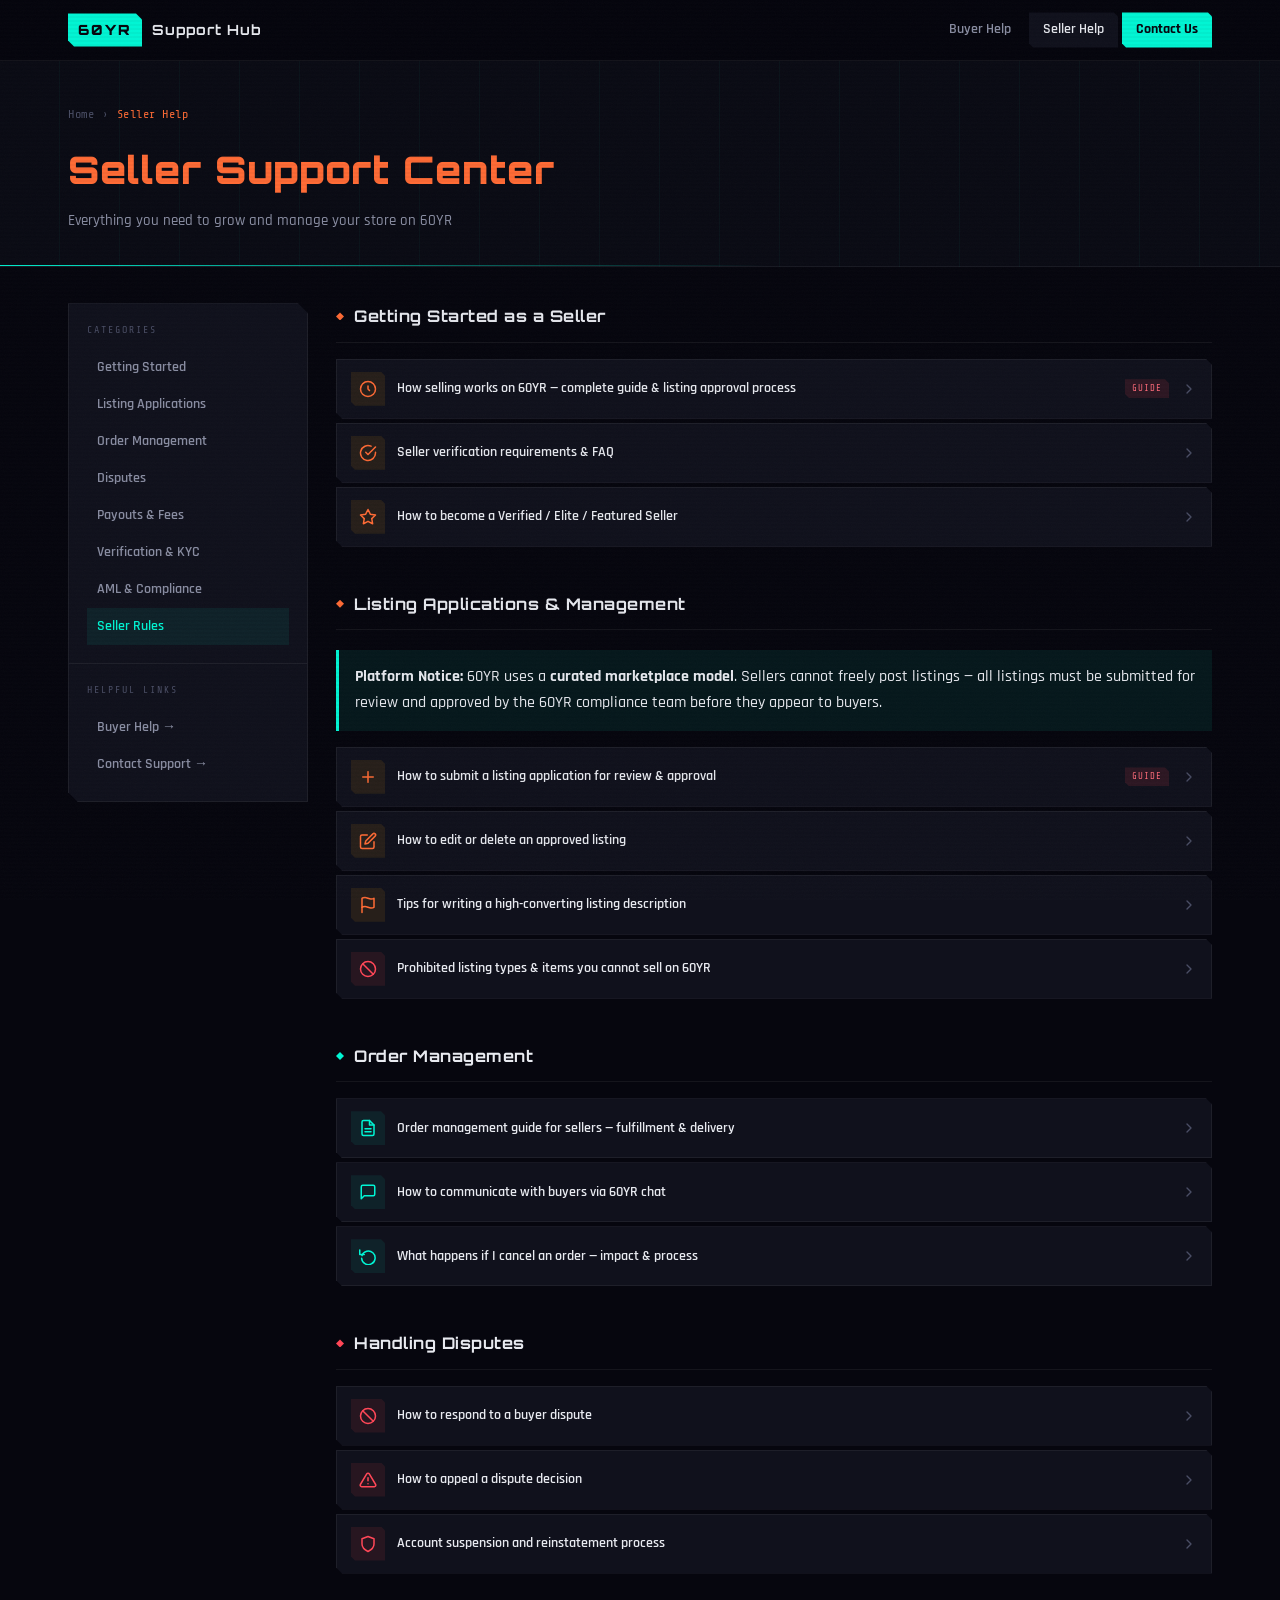
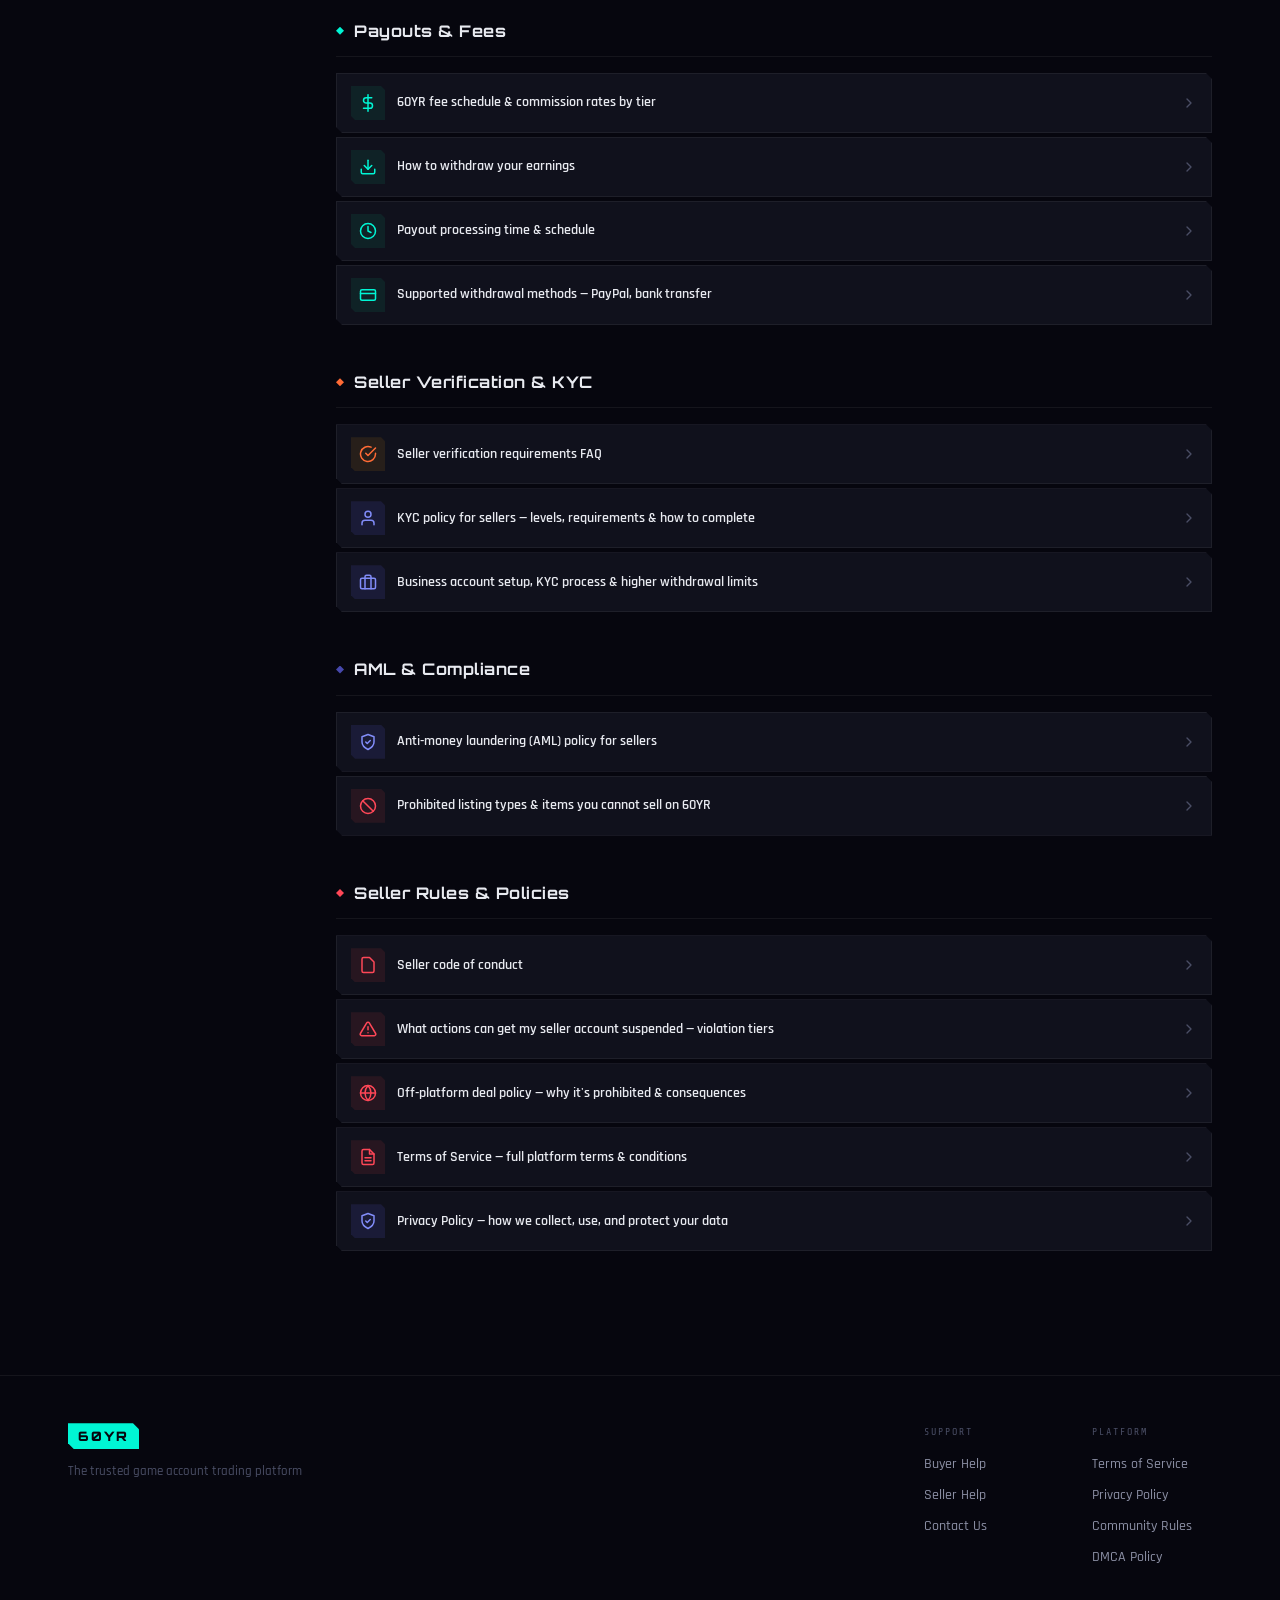
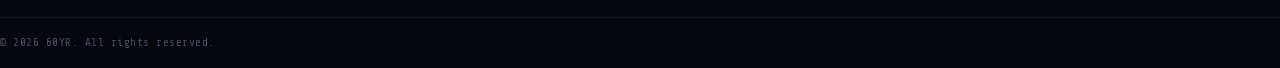
<file: seller.html>
<!DOCTYPE html>
<html lang="en">
<head>
  <meta charset="UTF-8" />
  <meta name="viewport" content="width=device-width, initial-scale=1.0" />
  <title>Seller Help — 60YR Support Hub</title>
  <link rel="stylesheet" href="assets/css/style.css" />
  <link rel="preconnect" href="https://fonts.googleapis.com" />
  <link rel="preconnect" href="https://fonts.gstatic.com" crossorigin />
  <link href="https://fonts.googleapis.com/css2?family=Orbitron:wght@400;500;600;700;800;900&family=Rajdhani:wght@300;400;500;600;700&family=Share+Tech+Mono&display=swap" rel="stylesheet" />
</head>
<body>

  <!-- HEADER -->
  <header class="site-header">
    <div class="container header-inner">
      <a href="index.html" class="logo">
        <span class="logo-badge">60YR</span>
        <span class="logo-text">Support Hub</span>
      </a>
      <nav class="header-nav">
        <a href="buyer.html">Buyer Help</a>
        <a href="seller.html" style="color:var(--text-1);background:var(--bg-card);">Seller Help</a>
        <a href="index.html#contact" class="btn-contact">Contact Us</a>
      </nav>
      <button class="hamburger" id="hamburger" aria-label="Menu">
        <span></span><span></span><span></span>
      </button>
    </div>
    <div class="mobile-menu" id="mobileMenu">
      <a href="buyer.html">Buyer Help</a>
      <a href="seller.html">Seller Help</a>
      <a href="index.html#contact">Contact Us</a>
    </div>
  </header>

  <!-- PAGE HEADER -->
  <section class="page-header">
    <div class="container">
      <div class="breadcrumb">
        <a href="index.html">Home</a>
        <span>›</span>
        <span style="color:var(--seller)">Seller Help</span>
      </div>
      <h1 style="color:var(--seller);">Seller Support Center</h1>
      <p>Everything you need to grow and manage your store on 60YR</p>
    </div>
  </section>

  <!-- INNER LAYOUT -->
  <div class="container">
    <div class="inner-layout">

      <!-- SIDEBAR -->
      <aside class="sidebar">
        <div class="sidebar-section">
          <div class="sidebar-section-title">Categories</div>
          <a href="#getting-started" class="sidebar-link active">Getting Started</a>
          <a href="#listing" class="sidebar-link">Listing Applications</a>
          <a href="#orders" class="sidebar-link">Order Management</a>
          <a href="#disputes" class="sidebar-link">Disputes</a>
          <a href="#payouts" class="sidebar-link">Payouts &amp; Fees</a>
          <a href="#verification" class="sidebar-link">Verification &amp; KYC</a>
          <a href="#compliance" class="sidebar-link">AML &amp; Compliance</a>
          <a href="#rules" class="sidebar-link">Seller Rules</a>
        </div>
        <div class="sidebar-section">
          <div class="sidebar-section-title">Helpful Links</div>
          <a href="buyer.html" class="sidebar-link">Buyer Help →</a>
          <a href="index.html#contact" class="sidebar-link">Contact Support →</a>
        </div>
      </aside>

      <!-- MAIN CONTENT -->
      <main class="main-content">

        <!-- Section: Getting Started -->
        <section class="content-section" id="getting-started">
          <h2 class="content-section-title">
            <span class="icon-dot dot-seller"></span>
            Getting Started as a Seller
          </h2>
          <div class="article-list">
            <a href="article.html?id=s1" class="article-item">
              <div class="article-item-icon" style="background:rgba(245,158,11,0.1);color:var(--seller)">
                <svg xmlns="http://www.w3.org/2000/svg" width="18" height="18" viewBox="0 0 24 24" fill="none" stroke="currentColor" stroke-width="2" stroke-linecap="round" stroke-linejoin="round"><circle cx="12" cy="12" r="10"/><polyline points="12 8 12 12 14 14"/></svg>
              </div>
              <span class="title">How selling works on 60YR — complete guide &amp; listing approval process</span>
              <span class="badge-video">Guide</span>
              <svg class="arrow" xmlns="http://www.w3.org/2000/svg" width="16" height="16" viewBox="0 0 24 24" fill="none" stroke="currentColor" stroke-width="2" stroke-linecap="round" stroke-linejoin="round"><polyline points="9 18 15 12 9 6"/></svg>
            </a>
            <a href="article.html?id=s3" class="article-item">
              <div class="article-item-icon" style="background:rgba(245,158,11,0.1);color:var(--seller)">
                <svg xmlns="http://www.w3.org/2000/svg" width="18" height="18" viewBox="0 0 24 24" fill="none" stroke="currentColor" stroke-width="2" stroke-linecap="round" stroke-linejoin="round"><path d="M22 11.08V12a10 10 0 1 1-5.93-9.14"/><polyline points="22 4 12 14.01 9 11.01"/></svg>
              </div>
              <span class="title">Seller verification requirements &amp; FAQ</span>
              <svg class="arrow" xmlns="http://www.w3.org/2000/svg" width="16" height="16" viewBox="0 0 24 24" fill="none" stroke="currentColor" stroke-width="2" stroke-linecap="round" stroke-linejoin="round"><polyline points="9 18 15 12 9 6"/></svg>
            </a>
            <a href="article.html?id=s10" class="article-item">
              <div class="article-item-icon" style="background:rgba(245,158,11,0.1);color:var(--seller)">
                <svg xmlns="http://www.w3.org/2000/svg" width="18" height="18" viewBox="0 0 24 24" fill="none" stroke="currentColor" stroke-width="2" stroke-linecap="round" stroke-linejoin="round"><polygon points="12 2 15.09 8.26 22 9.27 17 14.14 18.18 21.02 12 17.77 5.82 21.02 7 14.14 2 9.27 8.91 8.26 12 2"/></svg>
              </div>
              <span class="title">How to become a Verified / Elite / Featured Seller</span>
              <svg class="arrow" xmlns="http://www.w3.org/2000/svg" width="16" height="16" viewBox="0 0 24 24" fill="none" stroke="currentColor" stroke-width="2" stroke-linecap="round" stroke-linejoin="round"><polyline points="9 18 15 12 9 6"/></svg>
            </a>
          </div>
        </section>

        <!-- Section: Listing Application -->
        <section class="content-section" id="listing">
          <h2 class="content-section-title">
            <span class="icon-dot dot-seller"></span>
            Listing Applications &amp; Management
          </h2>
          <!-- Important notice about curated model -->
          <div class="article-callout" style="margin-bottom:16px;">
            <p><strong>Platform Notice:</strong> 60YR uses a <strong>curated marketplace model</strong>. Sellers cannot freely post listings — all listings must be submitted for review and approved by the 60YR compliance team before they appear to buyers.</p>
          </div>
          <div class="article-list">
            <a href="article.html?id=s2" class="article-item">
              <div class="article-item-icon" style="background:rgba(245,158,11,0.1);color:var(--seller)">
                <svg xmlns="http://www.w3.org/2000/svg" width="18" height="18" viewBox="0 0 24 24" fill="none" stroke="currentColor" stroke-width="2" stroke-linecap="round" stroke-linejoin="round"><line x1="12" y1="5" x2="12" y2="19"/><line x1="5" y1="12" x2="19" y2="12"/></svg>
              </div>
              <span class="title">How to submit a listing application for review &amp; approval</span>
              <span class="badge-video">Guide</span>
              <svg class="arrow" xmlns="http://www.w3.org/2000/svg" width="16" height="16" viewBox="0 0 24 24" fill="none" stroke="currentColor" stroke-width="2" stroke-linecap="round" stroke-linejoin="round"><polyline points="9 18 15 12 9 6"/></svg>
            </a>
            <a href="article.html?id=s12" class="article-item">
              <div class="article-item-icon" style="background:rgba(245,158,11,0.1);color:var(--seller)">
                <svg xmlns="http://www.w3.org/2000/svg" width="18" height="18" viewBox="0 0 24 24" fill="none" stroke="currentColor" stroke-width="2" stroke-linecap="round" stroke-linejoin="round"><path d="M11 4H4a2 2 0 0 0-2 2v14a2 2 0 0 0 2 2h14a2 2 0 0 0 2-2v-7"/><path d="M18.5 2.5a2.121 2.121 0 0 1 3 3L12 15l-4 1 1-4 9.5-9.5z"/></svg>
              </div>
              <span class="title">How to edit or delete an approved listing</span>
              <svg class="arrow" xmlns="http://www.w3.org/2000/svg" width="16" height="16" viewBox="0 0 24 24" fill="none" stroke="currentColor" stroke-width="2" stroke-linecap="round" stroke-linejoin="round"><polyline points="9 18 15 12 9 6"/></svg>
            </a>
            <a href="article.html?id=sl1" class="article-item">
              <div class="article-item-icon" style="background:rgba(245,158,11,0.1);color:var(--seller)">
                <svg xmlns="http://www.w3.org/2000/svg" width="18" height="18" viewBox="0 0 24 24" fill="none" stroke="currentColor" stroke-width="2" stroke-linecap="round" stroke-linejoin="round"><path d="M4 15s1-1 4-1 5 2 8 2 4-1 4-1V3s-1 1-4 1-5-2-8-2-4 1-4 1z"/><line x1="4" y1="22" x2="4" y2="15"/></svg>
              </div>
              <span class="title">Tips for writing a high-converting listing description</span>
              <svg class="arrow" xmlns="http://www.w3.org/2000/svg" width="16" height="16" viewBox="0 0 24 24" fill="none" stroke="currentColor" stroke-width="2" stroke-linecap="round" stroke-linejoin="round"><polyline points="9 18 15 12 9 6"/></svg>
            </a>
            <a href="article.html?id=sl2" class="article-item">
              <div class="article-item-icon" style="background:rgba(239,68,68,0.1);color:var(--warn)">
                <svg xmlns="http://www.w3.org/2000/svg" width="18" height="18" viewBox="0 0 24 24" fill="none" stroke="currentColor" stroke-width="2" stroke-linecap="round" stroke-linejoin="round"><circle cx="12" cy="12" r="10"/><line x1="4.93" y1="4.93" x2="19.07" y2="19.07"/></svg>
              </div>
              <span class="title">Prohibited listing types &amp; items you cannot sell on 60YR</span>
              <svg class="arrow" xmlns="http://www.w3.org/2000/svg" width="16" height="16" viewBox="0 0 24 24" fill="none" stroke="currentColor" stroke-width="2" stroke-linecap="round" stroke-linejoin="round"><polyline points="9 18 15 12 9 6"/></svg>
            </a>
          </div>
        </section>

        <!-- Section: Orders -->
        <section class="content-section" id="orders">
          <h2 class="content-section-title">
            <span class="icon-dot dot-ok"></span>
            Order Management
          </h2>
          <div class="article-list">
            <a href="article.html?id=s5" class="article-item">
              <div class="article-item-icon">
                <svg xmlns="http://www.w3.org/2000/svg" width="18" height="18" viewBox="0 0 24 24" fill="none" stroke="currentColor" stroke-width="2" stroke-linecap="round" stroke-linejoin="round"><path d="M14 2H6a2 2 0 0 0-2 2v16a2 2 0 0 0 2 2h12a2 2 0 0 0 2-2V8z"/><polyline points="14 2 14 8 20 8"/><line x1="16" y1="13" x2="8" y2="13"/><line x1="16" y1="17" x2="8" y2="17"/></svg>
              </div>
              <span class="title">Order management guide for sellers — fulfillment &amp; delivery</span>
              <svg class="arrow" xmlns="http://www.w3.org/2000/svg" width="16" height="16" viewBox="0 0 24 24" fill="none" stroke="currentColor" stroke-width="2" stroke-linecap="round" stroke-linejoin="round"><polyline points="9 18 15 12 9 6"/></svg>
            </a>
            <a href="article.html?id=so1" class="article-item">
              <div class="article-item-icon">
                <svg xmlns="http://www.w3.org/2000/svg" width="18" height="18" viewBox="0 0 24 24" fill="none" stroke="currentColor" stroke-width="2" stroke-linecap="round" stroke-linejoin="round"><path d="M21 15a2 2 0 0 1-2 2H7l-4 4V5a2 2 0 0 1 2-2h14a2 2 0 0 1 2 2z"/></svg>
              </div>
              <span class="title">How to communicate with buyers via 60YR chat</span>
              <svg class="arrow" xmlns="http://www.w3.org/2000/svg" width="16" height="16" viewBox="0 0 24 24" fill="none" stroke="currentColor" stroke-width="2" stroke-linecap="round" stroke-linejoin="round"><polyline points="9 18 15 12 9 6"/></svg>
            </a>
            <a href="article.html?id=so2" class="article-item">
              <div class="article-item-icon">
                <svg xmlns="http://www.w3.org/2000/svg" width="18" height="18" viewBox="0 0 24 24" fill="none" stroke="currentColor" stroke-width="2" stroke-linecap="round" stroke-linejoin="round"><polyline points="1 4 1 10 7 10"/><path d="M3.51 15a9 9 0 1 0 .49-3.51"/></svg>
              </div>
              <span class="title">What happens if I cancel an order — impact &amp; process</span>
              <svg class="arrow" xmlns="http://www.w3.org/2000/svg" width="16" height="16" viewBox="0 0 24 24" fill="none" stroke="currentColor" stroke-width="2" stroke-linecap="round" stroke-linejoin="round"><polyline points="9 18 15 12 9 6"/></svg>
            </a>
          </div>
        </section>

        <!-- Section: Disputes -->
        <section class="content-section" id="disputes">
          <h2 class="content-section-title">
            <span class="icon-dot dot-warn"></span>
            Handling Disputes
          </h2>
          <div class="article-list">
            <a href="article.html?id=s4" class="article-item">
              <div class="article-item-icon" style="background:rgba(239,68,68,0.1);color:var(--warn)">
                <svg xmlns="http://www.w3.org/2000/svg" width="18" height="18" viewBox="0 0 24 24" fill="none" stroke="currentColor" stroke-width="2" stroke-linecap="round" stroke-linejoin="round"><circle cx="12" cy="12" r="10"/><line x1="4.93" y1="4.93" x2="19.07" y2="19.07"/></svg>
              </div>
              <span class="title">How to respond to a buyer dispute</span>
              <svg class="arrow" xmlns="http://www.w3.org/2000/svg" width="16" height="16" viewBox="0 0 24 24" fill="none" stroke="currentColor" stroke-width="2" stroke-linecap="round" stroke-linejoin="round"><polyline points="9 18 15 12 9 6"/></svg>
            </a>
            <a href="article.html?id=sd1" class="article-item">
              <div class="article-item-icon" style="background:rgba(239,68,68,0.1);color:var(--warn)">
                <svg xmlns="http://www.w3.org/2000/svg" width="18" height="18" viewBox="0 0 24 24" fill="none" stroke="currentColor" stroke-width="2" stroke-linecap="round" stroke-linejoin="round"><path d="M10.29 3.86L1.82 18a2 2 0 0 0 1.71 3h16.94a2 2 0 0 0 1.71-3L13.71 3.86a2 2 0 0 0-3.42 0z"/><line x1="12" y1="9" x2="12" y2="13"/><line x1="12" y1="17" x2="12.01" y2="17"/></svg>
              </div>
              <span class="title">How to appeal a dispute decision</span>
              <svg class="arrow" xmlns="http://www.w3.org/2000/svg" width="16" height="16" viewBox="0 0 24 24" fill="none" stroke="currentColor" stroke-width="2" stroke-linecap="round" stroke-linejoin="round"><polyline points="9 18 15 12 9 6"/></svg>
            </a>
            <a href="article.html?id=s11" class="article-item">
              <div class="article-item-icon" style="background:rgba(239,68,68,0.1);color:var(--warn)">
                <svg xmlns="http://www.w3.org/2000/svg" width="18" height="18" viewBox="0 0 24 24" fill="none" stroke="currentColor" stroke-width="2" stroke-linecap="round" stroke-linejoin="round"><path d="M12 22s8-4 8-10V5l-8-3-8 3v7c0 6 8 10 8 10z"/></svg>
              </div>
              <span class="title">Account suspension and reinstatement process</span>
              <svg class="arrow" xmlns="http://www.w3.org/2000/svg" width="16" height="16" viewBox="0 0 24 24" fill="none" stroke="currentColor" stroke-width="2" stroke-linecap="round" stroke-linejoin="round"><polyline points="9 18 15 12 9 6"/></svg>
            </a>
          </div>
        </section>

        <!-- Section: Payouts -->
        <section class="content-section" id="payouts">
          <h2 class="content-section-title">
            <span class="icon-dot dot-ok"></span>
            Payouts &amp; Fees
          </h2>
          <div class="article-list">
            <a href="article.html?id=s6" class="article-item">
              <div class="article-item-icon" style="background:rgba(16,185,129,0.1);color:var(--success)">
                <svg xmlns="http://www.w3.org/2000/svg" width="18" height="18" viewBox="0 0 24 24" fill="none" stroke="currentColor" stroke-width="2" stroke-linecap="round" stroke-linejoin="round"><line x1="12" y1="1" x2="12" y2="23"/><path d="M17 5H9.5a3.5 3.5 0 0 0 0 7h5a3.5 3.5 0 0 1 0 7H6"/></svg>
              </div>
              <span class="title">60YR fee schedule &amp; commission rates by tier</span>
              <svg class="arrow" xmlns="http://www.w3.org/2000/svg" width="16" height="16" viewBox="0 0 24 24" fill="none" stroke="currentColor" stroke-width="2" stroke-linecap="round" stroke-linejoin="round"><polyline points="9 18 15 12 9 6"/></svg>
            </a>
            <a href="article.html?id=s7" class="article-item">
              <div class="article-item-icon" style="background:rgba(16,185,129,0.1);color:var(--success)">
                <svg xmlns="http://www.w3.org/2000/svg" width="18" height="18" viewBox="0 0 24 24" fill="none" stroke="currentColor" stroke-width="2" stroke-linecap="round" stroke-linejoin="round"><path d="M21 15v4a2 2 0 0 1-2 2H5a2 2 0 0 1-2-2v-4"/><polyline points="7 10 12 15 17 10"/><line x1="12" y1="15" x2="12" y2="3"/></svg>
              </div>
              <span class="title">How to withdraw your earnings</span>
              <svg class="arrow" xmlns="http://www.w3.org/2000/svg" width="16" height="16" viewBox="0 0 24 24" fill="none" stroke="currentColor" stroke-width="2" stroke-linecap="round" stroke-linejoin="round"><polyline points="9 18 15 12 9 6"/></svg>
            </a>
            <a href="article.html?id=s8" class="article-item">
              <div class="article-item-icon" style="background:rgba(16,185,129,0.1);color:var(--success)">
                <svg xmlns="http://www.w3.org/2000/svg" width="18" height="18" viewBox="0 0 24 24" fill="none" stroke="currentColor" stroke-width="2" stroke-linecap="round" stroke-linejoin="round"><circle cx="12" cy="12" r="10"/><polyline points="12 6 12 12 16 14"/></svg>
              </div>
              <span class="title">Payout processing time &amp; schedule</span>
              <svg class="arrow" xmlns="http://www.w3.org/2000/svg" width="16" height="16" viewBox="0 0 24 24" fill="none" stroke="currentColor" stroke-width="2" stroke-linecap="round" stroke-linejoin="round"><polyline points="9 18 15 12 9 6"/></svg>
            </a>
            <a href="article.html?id=s9" class="article-item">
              <div class="article-item-icon" style="background:rgba(16,185,129,0.1);color:var(--success)">
                <svg xmlns="http://www.w3.org/2000/svg" width="18" height="18" viewBox="0 0 24 24" fill="none" stroke="currentColor" stroke-width="2" stroke-linecap="round" stroke-linejoin="round"><rect x="2" y="5" width="20" height="14" rx="2"/><line x1="2" y1="10" x2="22" y2="10"/></svg>
              </div>
              <span class="title">Supported withdrawal methods — PayPal, bank transfer</span>
              <svg class="arrow" xmlns="http://www.w3.org/2000/svg" width="16" height="16" viewBox="0 0 24 24" fill="none" stroke="currentColor" stroke-width="2" stroke-linecap="round" stroke-linejoin="round"><polyline points="9 18 15 12 9 6"/></svg>
            </a>
          </div>
        </section>

        <!-- Section: Verification / KYC -->
        <section class="content-section" id="verification">
          <h2 class="content-section-title">
            <span class="icon-dot dot-seller"></span>
            Seller Verification &amp; KYC
          </h2>
          <div class="article-list">
            <a href="article.html?id=s3" class="article-item">
              <div class="article-item-icon" style="background:rgba(245,158,11,0.1);color:var(--seller)">
                <svg xmlns="http://www.w3.org/2000/svg" width="18" height="18" viewBox="0 0 24 24" fill="none" stroke="currentColor" stroke-width="2" stroke-linecap="round" stroke-linejoin="round"><path d="M22 11.08V12a10 10 0 1 1-5.93-9.14"/><polyline points="22 4 12 14.01 9 11.01"/></svg>
              </div>
              <span class="title">Seller verification requirements FAQ</span>
              <svg class="arrow" xmlns="http://www.w3.org/2000/svg" width="16" height="16" viewBox="0 0 24 24" fill="none" stroke="currentColor" stroke-width="2" stroke-linecap="round" stroke-linejoin="round"><polyline points="9 18 15 12 9 6"/></svg>
            </a>
            <a href="article.html?id=skyc1" class="article-item">
              <div class="article-item-icon" style="background:rgba(99,102,241,0.12);color:#818cf8">
                <svg xmlns="http://www.w3.org/2000/svg" width="18" height="18" viewBox="0 0 24 24" fill="none" stroke="currentColor" stroke-width="2" stroke-linecap="round" stroke-linejoin="round"><path d="M20 21v-2a4 4 0 0 0-4-4H8a4 4 0 0 0-4 4v2"/><circle cx="12" cy="7" r="4"/></svg>
              </div>
              <span class="title">KYC policy for sellers — levels, requirements &amp; how to complete</span>
              <svg class="arrow" xmlns="http://www.w3.org/2000/svg" width="16" height="16" viewBox="0 0 24 24" fill="none" stroke="currentColor" stroke-width="2" stroke-linecap="round" stroke-linejoin="round"><polyline points="9 18 15 12 9 6"/></svg>
            </a>
            <a href="article.html?id=sv1" class="article-item">
              <div class="article-item-icon" style="background:rgba(99,102,241,0.12);color:#818cf8">
                <svg xmlns="http://www.w3.org/2000/svg" width="18" height="18" viewBox="0 0 24 24" fill="none" stroke="currentColor" stroke-width="2" stroke-linecap="round" stroke-linejoin="round"><rect x="2" y="7" width="20" height="14" rx="2" ry="2"/><path d="M16 21V5a2 2 0 0 0-2-2h-4a2 2 0 0 0-2 2v16"/></svg>
              </div>
              <span class="title">Business account setup, KYC process &amp; higher withdrawal limits</span>
              <svg class="arrow" xmlns="http://www.w3.org/2000/svg" width="16" height="16" viewBox="0 0 24 24" fill="none" stroke="currentColor" stroke-width="2" stroke-linecap="round" stroke-linejoin="round"><polyline points="9 18 15 12 9 6"/></svg>
            </a>
          </div>
        </section>

        <!-- Section: AML Compliance -->
        <section class="content-section" id="compliance">
          <h2 class="content-section-title">
            <span class="icon-dot" style="background:rgba(99,102,241,0.7)"></span>
            AML &amp; Compliance
          </h2>
          <div class="article-list">
            <a href="article.html?id=saml1" class="article-item">
              <div class="article-item-icon" style="background:rgba(99,102,241,0.12);color:#818cf8">
                <svg xmlns="http://www.w3.org/2000/svg" width="18" height="18" viewBox="0 0 24 24" fill="none" stroke="currentColor" stroke-width="2" stroke-linecap="round" stroke-linejoin="round"><path d="M12 22s8-4 8-10V5l-8-3-8 3v7c0 6 8 10 8 10z"/><polyline points="9 12 11 14 15 10"/></svg>
              </div>
              <span class="title">Anti-money laundering (AML) policy for sellers</span>
              <svg class="arrow" xmlns="http://www.w3.org/2000/svg" width="16" height="16" viewBox="0 0 24 24" fill="none" stroke="currentColor" stroke-width="2" stroke-linecap="round" stroke-linejoin="round"><polyline points="9 18 15 12 9 6"/></svg>
            </a>
            <a href="article.html?id=sl2" class="article-item">
              <div class="article-item-icon" style="background:rgba(239,68,68,0.1);color:var(--warn)">
                <svg xmlns="http://www.w3.org/2000/svg" width="18" height="18" viewBox="0 0 24 24" fill="none" stroke="currentColor" stroke-width="2" stroke-linecap="round" stroke-linejoin="round"><circle cx="12" cy="12" r="10"/><line x1="4.93" y1="4.93" x2="19.07" y2="19.07"/></svg>
              </div>
              <span class="title">Prohibited listing types &amp; items you cannot sell on 60YR</span>
              <svg class="arrow" xmlns="http://www.w3.org/2000/svg" width="16" height="16" viewBox="0 0 24 24" fill="none" stroke="currentColor" stroke-width="2" stroke-linecap="round" stroke-linejoin="round"><polyline points="9 18 15 12 9 6"/></svg>
            </a>
          </div>
        </section>

        <!-- Section: Rules -->
        <section class="content-section" id="rules">
          <h2 class="content-section-title">
            <span class="icon-dot dot-warn"></span>
            Seller Rules &amp; Policies
          </h2>
          <div class="article-list">
            <a href="article.html?id=sr1" class="article-item">
              <div class="article-item-icon" style="background:rgba(239,68,68,0.1);color:var(--warn)">
                <svg xmlns="http://www.w3.org/2000/svg" width="18" height="18" viewBox="0 0 24 24" fill="none" stroke="currentColor" stroke-width="2" stroke-linecap="round" stroke-linejoin="round"><path d="M14 2H6a2 2 0 0 0-2 2v16a2 2 0 0 0 2 2h12a2 2 0 0 0 2-2V8z"/></svg>
              </div>
              <span class="title">Seller code of conduct</span>
              <svg class="arrow" xmlns="http://www.w3.org/2000/svg" width="16" height="16" viewBox="0 0 24 24" fill="none" stroke="currentColor" stroke-width="2" stroke-linecap="round" stroke-linejoin="round"><polyline points="9 18 15 12 9 6"/></svg>
            </a>
            <a href="article.html?id=sr2" class="article-item">
              <div class="article-item-icon" style="background:rgba(239,68,68,0.1);color:var(--warn)">
                <svg xmlns="http://www.w3.org/2000/svg" width="18" height="18" viewBox="0 0 24 24" fill="none" stroke="currentColor" stroke-width="2" stroke-linecap="round" stroke-linejoin="round"><path d="M10.29 3.86L1.82 18a2 2 0 0 0 1.71 3h16.94a2 2 0 0 0 1.71-3L13.71 3.86a2 2 0 0 0-3.42 0z"/><line x1="12" y1="9" x2="12" y2="13"/><line x1="12" y1="17" x2="12.01" y2="17"/></svg>
              </div>
              <span class="title">What actions can get my seller account suspended — violation tiers</span>
              <svg class="arrow" xmlns="http://www.w3.org/2000/svg" width="16" height="16" viewBox="0 0 24 24" fill="none" stroke="currentColor" stroke-width="2" stroke-linecap="round" stroke-linejoin="round"><polyline points="9 18 15 12 9 6"/></svg>
            </a>
            <a href="article.html?id=sr3" class="article-item">
              <div class="article-item-icon" style="background:rgba(239,68,68,0.1);color:var(--warn)">
                <svg xmlns="http://www.w3.org/2000/svg" width="18" height="18" viewBox="0 0 24 24" fill="none" stroke="currentColor" stroke-width="2" stroke-linecap="round" stroke-linejoin="round"><circle cx="12" cy="12" r="10"/><line x1="2" y1="12" x2="22" y2="12"/><path d="M12 2a15.3 15.3 0 0 1 4 10 15.3 15.3 0 0 1-4 10 15.3 15.3 0 0 1-4-10 15.3 15.3 0 0 1 4-10z"/></svg>
              </div>
              <span class="title">Off-platform deal policy — why it's prohibited &amp; consequences</span>
              <svg class="arrow" xmlns="http://www.w3.org/2000/svg" width="16" height="16" viewBox="0 0 24 24" fill="none" stroke="currentColor" stroke-width="2" stroke-linecap="round" stroke-linejoin="round"><polyline points="9 18 15 12 9 6"/></svg>
            </a>
            <a href="article.html?id=tos1" class="article-item">
              <div class="article-item-icon" style="background:rgba(239,68,68,0.1);color:var(--warn)">
                <svg xmlns="http://www.w3.org/2000/svg" width="18" height="18" viewBox="0 0 24 24" fill="none" stroke="currentColor" stroke-width="2" stroke-linecap="round" stroke-linejoin="round"><path d="M14 2H6a2 2 0 0 0-2 2v16a2 2 0 0 0 2 2h12a2 2 0 0 0 2-2V8z"/><polyline points="14 2 14 8 20 8"/><line x1="16" y1="13" x2="8" y2="13"/><line x1="16" y1="17" x2="8" y2="17"/></svg>
              </div>
              <span class="title">Terms of Service — full platform terms &amp; conditions</span>
              <svg class="arrow" xmlns="http://www.w3.org/2000/svg" width="16" height="16" viewBox="0 0 24 24" fill="none" stroke="currentColor" stroke-width="2" stroke-linecap="round" stroke-linejoin="round"><polyline points="9 18 15 12 9 6"/></svg>
            </a>
            <a href="article.html?id=pp1" class="article-item">
              <div class="article-item-icon" style="background:rgba(99,102,241,0.12);color:#818cf8">
                <svg xmlns="http://www.w3.org/2000/svg" width="18" height="18" viewBox="0 0 24 24" fill="none" stroke="currentColor" stroke-width="2" stroke-linecap="round" stroke-linejoin="round"><path d="M12 22s8-4 8-10V5l-8-3-8 3v7c0 6 8 10 8 10z"/><path d="M9 12l2 2 4-4"/></svg>
              </div>
              <span class="title">Privacy Policy — how we collect, use, and protect your data</span>
              <svg class="arrow" xmlns="http://www.w3.org/2000/svg" width="16" height="16" viewBox="0 0 24 24" fill="none" stroke="currentColor" stroke-width="2" stroke-linecap="round" stroke-linejoin="round"><polyline points="9 18 15 12 9 6"/></svg>
            </a>
          </div>
        </section>

      </main>
    </div>
  </div>

  <!-- FOOTER -->
  <footer class="site-footer">
    <div class="container footer-inner">
      <div class="footer-brand">
        <span class="logo-badge">60YR</span>
        <p>The trusted game account trading platform</p>
      </div>
      <div class="footer-links">
        <div>
          <h4>Support</h4>
          <a href="buyer.html">Buyer Help</a>
          <a href="seller.html">Seller Help</a>
          <a href="index.html#contact">Contact Us</a>
        </div>
        <div>
          <h4>Platform</h4>
          <a href="article.html?id=tos1">Terms of Service</a>
          <a href="article.html?id=pp1">Privacy Policy</a>
          <a href="article.html?id=p3">Community Rules</a>
          <a href="article.html?id=dmca1">DMCA Policy</a>
        </div>
      </div>
    </div>
    <div class="footer-bottom">
      <p>© 2026 60YR. All rights reserved.</p>
    </div>
  </footer>

  <script src="assets/js/main.js"></script>
</body>
</html>
</file>
<file: assets/css/style.css>
/* ============================================================
   60YR Support Hub — Cyberpunk Dark Theme
   Raw · Edgy · Immersive · High-Energy · Dark · Tactical
   ============================================================ */

/* ---- Reset & Base ---- */
*, *::before, *::after { box-sizing: border-box; margin: 0; padding: 0; }

:root {
  --bg-deep:    #06060e;
  --bg-dark:    #0a0b14;
  --bg-card:    #10111c;
  --bg-card2:   #161825;
  --bg-card3:   #1c1e2e;

  --border:     rgba(255,255,255,0.06);
  --border-hover: rgba(0,245,212,0.25);

  --accent:     #00f5d4;
  --accent-dim: #00c4a8;
  --accent-glow: rgba(0,245,212,0.25);
  --accent-subtle: rgba(0,245,212,0.07);

  --buyer:      #00f5d4;
  --buyer-glow: rgba(0,245,212,0.2);
  --seller:     #ff6b35;
  --seller-glow: rgba(255,107,53,0.2);

  --success:    #00f5d4;
  --warn:       #ff4757;

  --text-1:  #e8eaf0;
  --text-2:  #8b8fa4;
  --text-3:  #4a4e65;

  --clip-sm:  polygon(0 0, calc(100% - 6px) 0, 100% 6px, 100% 100%, 6px 100%, 0 calc(100% - 6px));
  --clip-md:  polygon(0 0, calc(100% - 10px) 0, 100% 10px, 100% 100%, 10px 100%, 0 calc(100% - 10px));
  --clip-btn: polygon(0 0, calc(100% - 8px) 0, 100% 8px, 100% 100%, 8px 100%, 0 calc(100% - 8px));
  --clip-tag: polygon(0 0, calc(100% - 4px) 0, 100% 4px, 100% 100%, 4px 100%, 0 calc(100% - 4px));

  --shadow-card:  0 4px 30px rgba(0,0,0,0.5);
  --shadow-glow:  0 0 50px rgba(0,245,212,0.1);

  --font-heading: 'Orbitron', sans-serif;
  --font-body:    'Rajdhani', 'Segoe UI', sans-serif;
  --font-mono:    'Share Tech Mono', 'Courier New', monospace;

  --transition: 0.2s ease;
}

html { scroll-behavior: smooth; }

body {
  font-family: var(--font-body);
  font-size: 16px;
  font-weight: 500;
  background: var(--bg-deep);
  color: var(--text-1);
  line-height: 1.65;
  -webkit-font-smoothing: antialiased;
  /* Noise texture overlay */
  position: relative;
}

body::before {
  content: '';
  position: fixed;
  inset: 0;
  z-index: 9999;
  pointer-events: none;
  opacity: 0.025;
  background-image: url("data:image/svg+xml,%3Csvg viewBox='0 0 256 256' xmlns='http://www.w3.org/2000/svg'%3E%3Cfilter id='n'%3E%3CfeTurbulence type='fractalNoise' baseFrequency='0.9' numOctaves='4' stitchTiles='stitch'/%3E%3C/filter%3E%3Crect width='100%25' height='100%25' filter='url(%23n)'/%3E%3C/svg%3E");
  background-repeat: repeat;
  background-size: 200px;
}

/* Scanline overlay */
body::after {
  content: '';
  position: fixed;
  inset: 0;
  z-index: 9998;
  pointer-events: none;
  background: repeating-linear-gradient(
    0deg,
    transparent,
    transparent 2px,
    rgba(0,0,0,0.03) 2px,
    rgba(0,0,0,0.03) 4px
  );
}

a { color: inherit; text-decoration: none; }
ul { list-style: none; }
img { display: block; max-width: 100%; }

.container {
  max-width: 1200px;
  margin: 0 auto;
  padding: 0 28px;
}

/* ============================================================
   GLITCH ANIMATION
   ============================================================ */
@keyframes glitch {
  0%, 100% { text-shadow: 2px 0 var(--accent), -2px 0 var(--seller); }
  25% { text-shadow: -2px -1px var(--accent), 2px 1px var(--seller); }
  50% { text-shadow: 1px 2px var(--accent), -1px -2px var(--seller); }
  75% { text-shadow: -1px 1px var(--accent), 1px -1px var(--seller); }
}

@keyframes scanline-sweep {
  0% { transform: translateY(-100%); }
  100% { transform: translateY(100vh); }
}

@keyframes flicker {
  0%, 100% { opacity: 1; }
  92% { opacity: 1; }
  93% { opacity: 0.7; }
  94% { opacity: 1; }
  96% { opacity: 0.85; }
  97% { opacity: 1; }
}

@keyframes border-pulse {
  0%, 100% { border-color: var(--border); }
  50% { border-color: var(--accent); }
}

.glitch-text {
  animation: glitch 3s infinite;
}

.flicker {
  animation: flicker 4s infinite;
}

/* ============================================================
   HEADER
   ============================================================ */
.site-header {
  position: sticky;
  top: 0;
  z-index: 100;
  background: rgba(6,6,14,0.92);
  backdrop-filter: blur(20px);
  -webkit-backdrop-filter: blur(20px);
  border-bottom: 1px solid var(--border);
}

.header-inner {
  display: flex;
  align-items: center;
  height: 60px;
  gap: 32px;
}

.logo {
  display: flex;
  align-items: center;
  gap: 10px;
  flex-shrink: 0;
}

.logo-badge {
  background: var(--accent);
  color: var(--bg-deep);
  font-family: var(--font-heading);
  font-weight: 900;
  font-size: 14px;
  letter-spacing: 2px;
  padding: 5px 10px;
  clip-path: var(--clip-sm);
}

.logo-text {
  font-family: var(--font-heading);
  font-size: 14px;
  font-weight: 700;
  color: var(--text-1);
  letter-spacing: 1px;
}

.header-nav {
  display: flex;
  align-items: center;
  gap: 4px;
  margin-left: auto;
}

.header-nav a {
  font-family: var(--font-body);
  font-size: 14px;
  font-weight: 600;
  color: var(--text-2);
  padding: 6px 14px;
  clip-path: var(--clip-tag);
  transition: color var(--transition), background var(--transition);
}
.header-nav a:hover { color: var(--accent); background: var(--accent-subtle); }

.btn-contact {
  background: var(--accent) !important;
  color: var(--bg-deep) !important;
  font-weight: 700 !important;
}
.btn-contact:hover { background: var(--accent-dim) !important; }

.hamburger {
  display: none;
  flex-direction: column;
  gap: 5px;
  cursor: pointer;
  background: none;
  border: none;
  margin-left: auto;
  padding: 4px;
}
.hamburger span {
  display: block;
  width: 22px;
  height: 2px;
  background: var(--text-2);
  transition: var(--transition);
}

.mobile-menu {
  display: none;
  flex-direction: column;
  padding: 12px 24px 16px;
  border-top: 1px solid var(--border);
  gap: 4px;
}
.mobile-menu a {
  font-size: 15px;
  font-weight: 600;
  color: var(--text-2);
  padding: 10px 0;
  border-bottom: 1px solid var(--border);
}
.mobile-menu a:last-child { border: none; }
.mobile-menu a:hover { color: var(--accent); }

@media (max-width: 680px) {
  .header-nav { display: none; }
  .hamburger { display: flex; }
  .mobile-menu.open { display: flex; }
}

/* ============================================================
   HERO
   ============================================================ */
.hero {
  position: relative;
  overflow: hidden;
  padding: 90px 0 70px;
  text-align: left;
  background:
    repeating-linear-gradient(
      0deg,
      transparent,
      transparent 59px,
      rgba(0,245,212,0.04) 59px,
      rgba(0,245,212,0.04) 60px
    ),
    repeating-linear-gradient(
      90deg,
      transparent,
      transparent 59px,
      rgba(0,245,212,0.04) 59px,
      rgba(0,245,212,0.04) 60px
    ),
    radial-gradient(ellipse 60% 50% at 15% 20%, rgba(0,245,212,0.08) 0%, transparent 70%),
    radial-gradient(ellipse 40% 40% at 85% 60%, rgba(255,107,53,0.05) 0%, transparent 70%),
    var(--bg-deep);
}

/* Scanline sweep effect */
.hero::after {
  content: '';
  position: absolute;
  top: 0;
  left: 0;
  right: 0;
  height: 3px;
  background: linear-gradient(90deg, transparent, var(--accent), transparent);
  opacity: 0.5;
  animation: scanline-sweep 6s linear infinite;
  pointer-events: none;
}

.hero-content {
  position: relative;
  z-index: 1;
  max-width: 700px;
}

.hero-tag {
  display: inline-block;
  font-family: var(--font-mono);
  font-size: 11px;
  font-weight: 400;
  letter-spacing: 2px;
  text-transform: uppercase;
  color: var(--accent);
  background: var(--accent-subtle);
  border: 1px solid rgba(0,245,212,0.2);
  padding: 5px 14px;
  clip-path: var(--clip-sm);
  margin-bottom: 20px;
}

.hero-title {
  font-family: var(--font-heading);
  font-size: clamp(32px, 5.5vw, 54px);
  font-weight: 900;
  line-height: 1.1;
  color: var(--text-1);
  margin-bottom: 16px;
  letter-spacing: 1px;
}

.hero-title span {
  color: var(--accent);
}

.hero-sub {
  font-size: 17px;
  color: var(--text-2);
  margin-bottom: 36px;
  max-width: 520px;
}

/* Search */
.search-wrap {
  position: relative;
  max-width: 560px;
}

.search-box {
  display: flex;
  align-items: center;
  background: var(--bg-card);
  border: 1px solid var(--border);
  padding: 4px 4px 4px 18px;
  gap: 10px;
  clip-path: var(--clip-md);
  transition: border-color var(--transition);
}
.search-box:focus-within {
  border-color: var(--accent);
  box-shadow: 0 0 20px var(--accent-glow);
}

.search-icon { color: var(--text-3); flex-shrink: 0; }

.search-box input {
  flex: 1;
  background: none;
  border: none;
  outline: none;
  font-family: var(--font-body);
  font-size: 15px;
  font-weight: 500;
  color: var(--text-1);
}
.search-box input::placeholder { color: var(--text-3); }

.search-btn {
  background: var(--accent);
  color: var(--bg-deep);
  font-family: var(--font-body);
  font-size: 14px;
  font-weight: 700;
  border: none;
  cursor: pointer;
  padding: 10px 22px;
  clip-path: var(--clip-btn);
  transition: background var(--transition);
}
.search-btn:hover { background: var(--accent-dim); }

/* Search dropdown */
.search-dropdown {
  position: absolute;
  top: calc(100% + 8px);
  left: 0;
  right: 0;
  background: var(--bg-card2);
  border: 1px solid var(--border);
  clip-path: var(--clip-md);
  box-shadow: var(--shadow-card);
  overflow: hidden;
  display: none;
  z-index: 200;
}
.search-dropdown.show { display: block; }
.search-result-item {
  display: flex;
  align-items: center;
  gap: 12px;
  padding: 12px 18px;
  cursor: pointer;
  transition: background var(--transition);
  border-bottom: 1px solid var(--border);
}
.search-result-item:last-child { border: none; }
.search-result-item:hover { background: var(--bg-card); }
.search-result-tag {
  font-family: var(--font-mono);
  font-size: 10px;
  font-weight: 400;
  text-transform: uppercase;
  letter-spacing: 1px;
  padding: 2px 8px;
  clip-path: var(--clip-tag);
  flex-shrink: 0;
}
.tag-buyer  { background: rgba(0,245,212,0.12); color: var(--buyer); }
.tag-seller { background: rgba(255,107,53,0.12); color: var(--seller); }
.tag-account{ background: var(--accent-subtle); color: var(--accent); }
.search-result-title { font-size: 14px; color: var(--text-1); font-weight: 600; }

.hero-quick-links {
  font-family: var(--font-mono);
  font-size: 12px;
  color: var(--text-3);
  display: flex;
  align-items: center;
  gap: 10px;
  flex-wrap: wrap;
  margin-top: 24px;
}
.hero-quick-links a {
  color: var(--accent-dim);
  transition: color var(--transition);
}
.hero-quick-links a:hover { color: var(--accent); }

/* ============================================================
   DUAL PORTAL
   ============================================================ */
.dual-portal {
  padding: 60px 0;
  position: relative;
}

.portal-grid {
  display: grid;
  grid-template-columns: 1fr 1fr;
  gap: 20px;
}

@media (max-width: 720px) { .portal-grid { grid-template-columns: 1fr; } }

.portal-card {
  display: flex;
  align-items: center;
  gap: 20px;
  padding: 28px 28px;
  background: var(--bg-card);
  border: 1px solid var(--border);
  clip-path: var(--clip-md);
  cursor: pointer;
  transition: border-color var(--transition), box-shadow var(--transition), transform var(--transition);
  position: relative;
  overflow: hidden;
}

.portal-card::before {
  content: '';
  position: absolute;
  inset: 0;
  opacity: 0;
  transition: opacity var(--transition);
}

.portal-buyer::before  { background: radial-gradient(ellipse at 0% 50%, var(--buyer-glow), transparent 60%); }
.portal-seller::before { background: radial-gradient(ellipse at 0% 50%, var(--seller-glow), transparent 60%); }

.portal-card:hover {
  transform: translateY(-2px);
  box-shadow: var(--shadow-card);
}
.portal-card:hover::before { opacity: 1; }
.portal-buyer:hover  { border-color: var(--buyer); }
.portal-seller:hover { border-color: var(--seller); }

.portal-icon-wrap {
  width: 64px;
  height: 64px;
  display: flex;
  align-items: center;
  justify-content: center;
  flex-shrink: 0;
  clip-path: var(--clip-sm);
}
.portal-buyer  .portal-icon-wrap { background: rgba(0,245,212,0.1); color: var(--buyer); }
.portal-seller .portal-icon-wrap { background: rgba(255,107,53,0.1);  color: var(--seller); }

.portal-info { flex: 1; }
.portal-info h2 {
  font-family: var(--font-heading);
  font-size: 18px;
  font-weight: 700;
  margin-bottom: 6px;
  letter-spacing: 1px;
}
.portal-info p  { font-size: 14px; color: var(--text-2); line-height: 1.5; margin-bottom: 14px; }

.portal-topics {
  display: flex;
  flex-wrap: wrap;
  gap: 6px;
}
.portal-topics span {
  font-family: var(--font-mono);
  font-size: 10px;
  letter-spacing: 0.5px;
  padding: 3px 10px;
  background: rgba(255,255,255,0.04);
  color: var(--text-2);
  border: 1px solid var(--border);
  clip-path: var(--clip-tag);
}

.portal-arrow {
  color: var(--text-3);
  flex-shrink: 0;
  transition: transform var(--transition), color var(--transition);
}
.portal-card:hover .portal-arrow { color: var(--accent); transform: translateX(4px); }

/* ============================================================
   FEATURED TOPICS
   ============================================================ */
.featured-section { padding: 0 0 80px; }

.section-title {
  font-family: var(--font-heading);
  font-size: 22px;
  font-weight: 700;
  letter-spacing: 1px;
  text-align: left;
  margin-bottom: 6px;
  position: relative;
  padding-left: 14px;
}

.section-title::before {
  content: '';
  position: absolute;
  left: 0;
  top: 2px;
  bottom: 2px;
  width: 3px;
  background: var(--accent);
}

.section-sub {
  color: var(--text-3);
  font-size: 14px;
  margin-bottom: 32px;
  padding-left: 14px;
}

.topic-grid {
  display: grid;
  grid-template-columns: repeat(2, 1fr);
  gap: 18px;
}
@media (max-width: 780px) { .topic-grid { grid-template-columns: 1fr; } }

.topic-card {
  background: var(--bg-card);
  border: 1px solid var(--border);
  padding: 24px;
  clip-path: var(--clip-md);
  transition: border-color var(--transition), box-shadow var(--transition);
}
.topic-card:hover {
  border-color: var(--border-hover);
  box-shadow: var(--shadow-glow);
}

.topic-icon {
  width: 44px;
  height: 44px;
  display: flex;
  align-items: center;
  justify-content: center;
  margin-bottom: 14px;
  clip-path: var(--clip-sm);
}
.buyer-icon   { background: rgba(0,245,212,0.1);  color: var(--buyer); }
.seller-icon  { background: rgba(255,107,53,0.1);  color: var(--seller); }
.warn-icon    { background: rgba(255,71,87,0.1);   color: var(--warn); }
.success-icon { background: rgba(0,245,212,0.1);    color: var(--success); }

.topic-card h3 {
  font-family: var(--font-heading);
  font-size: 14px;
  font-weight: 700;
  margin-bottom: 14px;
  letter-spacing: 0.5px;
}

.topic-card ul li {
  border-bottom: 1px solid var(--border);
}
.topic-card ul li:last-child { border: none; }
.topic-card ul li a {
  display: block;
  font-size: 14px;
  color: var(--text-2);
  padding: 9px 0;
  transition: color var(--transition), padding-left var(--transition);
}
.topic-card ul li a:hover { color: var(--accent); padding-left: 6px; }

.topic-more {
  display: inline-block;
  margin-top: 14px;
  font-family: var(--font-mono);
  font-size: 12px;
  letter-spacing: 1px;
  color: var(--accent);
  text-transform: uppercase;
  transition: opacity var(--transition);
}
.topic-more:hover { opacity: 0.7; }

/* ============================================================
   CONTACT
   ============================================================ */
.contact-section {
  padding: 60px 0;
  background: var(--bg-dark);
  border-top: 1px solid var(--border);
}

.contact-grid {
  display: grid;
  grid-template-columns: repeat(3, 1fr);
  gap: 18px;
  margin-top: 36px;
}
@media (max-width: 680px) { .contact-grid { grid-template-columns: 1fr; } }

.contact-card {
  display: flex;
  align-items: center;
  gap: 16px;
  background: var(--bg-card);
  border: 1px solid var(--border);
  padding: 22px;
  clip-path: var(--clip-md);
  transition: border-color var(--transition), transform var(--transition);
}
.contact-card:hover { border-color: var(--accent); transform: translateY(-2px); }

.contact-icon {
  width: 48px;
  height: 48px;
  background: var(--accent-subtle);
  color: var(--accent);
  clip-path: var(--clip-sm);
  display: flex;
  align-items: center;
  justify-content: center;
  flex-shrink: 0;
}
.contact-card h3 { font-family: var(--font-heading); font-size: 13px; font-weight: 700; margin-bottom: 4px; letter-spacing: 0.5px; }
.contact-card p  { font-size: 13px; color: var(--text-2); }

/* ============================================================
   FOOTER
   ============================================================ */
.site-footer {
  background: var(--bg-deep);
  border-top: 1px solid var(--border);
  padding: 48px 0 0;
}

.footer-inner {
  display: flex;
  gap: 48px;
  padding-bottom: 40px;
  flex-wrap: wrap;
}

.footer-brand { flex: 1; min-width: 200px; }
.footer-brand .logo-badge { font-size: 13px; }
.footer-brand p { margin-top: 10px; font-size: 13px; color: var(--text-3); }

.footer-links {
  display: flex;
  gap: 48px;
  flex-wrap: wrap;
}
.footer-links > div { min-width: 120px; }
.footer-links h4 {
  font-family: var(--font-mono);
  font-size: 10px;
  font-weight: 400;
  text-transform: uppercase;
  letter-spacing: 2px;
  color: var(--text-3);
  margin-bottom: 12px;
}
.footer-links a {
  display: block;
  font-size: 14px;
  color: var(--text-2);
  margin-bottom: 8px;
  transition: color var(--transition);
}
.footer-links a:hover { color: var(--accent); }

.footer-bottom {
  border-top: 1px solid var(--border);
  padding: 16px 0;
}
.footer-bottom p {
  font-family: var(--font-mono);
  font-size: 11px;
  color: var(--text-3);
  letter-spacing: 0.5px;
}

/* ============================================================
   PAGE HEADER (inner pages)
   ============================================================ */
.page-header {
  background:
    repeating-linear-gradient(
      90deg,
      transparent,
      transparent 59px,
      rgba(0,245,212,0.03) 59px,
      rgba(0,245,212,0.03) 60px
    ),
    var(--bg-dark);
  border-bottom: 1px solid var(--border);
  padding: 44px 0 32px;
  position: relative;
}

.page-header::after {
  content: '';
  position: absolute;
  bottom: 0;
  left: 0;
  right: 0;
  height: 1px;
  background: linear-gradient(90deg, var(--accent), transparent 60%);
}

.breadcrumb {
  display: flex;
  align-items: center;
  gap: 8px;
  font-family: var(--font-mono);
  font-size: 12px;
  color: var(--text-3);
  margin-bottom: 14px;
  letter-spacing: 0.5px;
}
.breadcrumb a { color: var(--text-3); transition: color var(--transition); }
.breadcrumb a:hover { color: var(--accent); }
.breadcrumb span { color: var(--text-3); }

.page-header h1 {
  font-family: var(--font-heading);
  font-size: clamp(24px, 4vw, 38px);
  font-weight: 900;
  letter-spacing: 1px;
}
.page-header p {
  font-size: 15px;
  color: var(--text-2);
  margin-top: 8px;
}

/* ============================================================
   INNER PAGE LAYOUT (buyer / seller)
   ============================================================ */
.inner-layout {
  display: grid;
  grid-template-columns: 240px 1fr;
  gap: 28px;
  padding: 36px 0 80px;
  align-items: start;
}
@media (max-width: 860px) {
  .inner-layout { grid-template-columns: 1fr; }
  .sidebar { display: none; }
}

/* Sidebar */
.sidebar {
  position: sticky;
  top: 72px;
  background: var(--bg-card);
  border: 1px solid var(--border);
  clip-path: var(--clip-md);
  overflow: hidden;
}

.sidebar-section { padding: 18px; border-bottom: 1px solid var(--border); }
.sidebar-section:last-child { border: none; }
.sidebar-section-title {
  font-family: var(--font-mono);
  font-size: 10px;
  font-weight: 400;
  letter-spacing: 2px;
  text-transform: uppercase;
  color: var(--text-3);
  margin-bottom: 10px;
}
.sidebar-link {
  display: block;
  font-size: 14px;
  font-weight: 600;
  color: var(--text-2);
  padding: 7px 10px;
  transition: color var(--transition), background var(--transition);
}
.sidebar-link:hover { color: var(--accent); background: var(--accent-subtle); }
.sidebar-link.active { color: var(--accent); background: var(--accent-subtle); }

/* Main content area */
.main-content { min-width: 0; }

.content-section { margin-bottom: 44px; }
.content-section-title {
  font-family: var(--font-heading);
  font-size: 16px;
  font-weight: 700;
  letter-spacing: 0.5px;
  margin-bottom: 16px;
  padding-bottom: 12px;
  border-bottom: 1px solid var(--border);
  display: flex;
  align-items: center;
  gap: 10px;
}
.content-section-title .icon-dot {
  width: 8px;
  height: 8px;
  clip-path: polygon(50% 0%, 100% 50%, 50% 100%, 0% 50%);
  flex-shrink: 0;
}
.dot-buyer  { background: var(--buyer); }
.dot-seller { background: var(--seller); }
.dot-warn   { background: var(--warn); }
.dot-ok     { background: var(--success); }

/* Article list */
.article-list { display: flex; flex-direction: column; gap: 4px; }

.article-item {
  display: flex;
  align-items: center;
  gap: 12px;
  padding: 12px 14px;
  background: var(--bg-card);
  border: 1px solid var(--border);
  clip-path: var(--clip-sm);
  transition: border-color var(--transition), background var(--transition);
  cursor: pointer;
}
.article-item:hover { border-color: var(--border-hover); background: var(--bg-card2); }

.article-item-icon {
  width: 34px;
  height: 34px;
  background: var(--accent-subtle);
  color: var(--accent);
  clip-path: var(--clip-tag);
  display: flex;
  align-items: center;
  justify-content: center;
  flex-shrink: 0;
}
.article-item .title { flex: 1; font-size: 14px; font-weight: 600; }
.article-item .meta  { font-family: var(--font-mono); font-size: 11px; color: var(--text-3); white-space: nowrap; letter-spacing: 0.5px; }
.article-item .arrow { color: var(--text-3); transition: transform var(--transition); }
.article-item:hover .arrow { transform: translateX(3px); color: var(--accent); }

/* Video badge */
.badge-video {
  font-family: var(--font-mono);
  font-size: 9px;
  font-weight: 400;
  letter-spacing: 1px;
  padding: 2px 7px;
  background: rgba(255,71,87,0.12);
  color: #ff6b7a;
  clip-path: var(--clip-tag);
  text-transform: uppercase;
}

/* ============================================================
   ARTICLE PAGE
   ============================================================ */
.article-page { padding: 36px 0 80px; }

.article-wrap {
  display: grid;
  grid-template-columns: 1fr 260px;
  gap: 36px;
  align-items: start;
}
@media (max-width: 860px) { .article-wrap { grid-template-columns: 1fr; } }

.article-body {
  background: var(--bg-card);
  border: 1px solid var(--border);
  clip-path: var(--clip-md);
  padding: 36px;
}

.article-body h1 {
  font-family: var(--font-heading);
  font-size: 24px;
  font-weight: 900;
  margin-bottom: 6px;
  letter-spacing: 0.5px;
}
.article-meta {
  font-family: var(--font-mono);
  font-size: 12px;
  color: var(--text-3);
  margin-bottom: 28px;
  display: flex;
  gap: 16px;
  flex-wrap: wrap;
  letter-spacing: 0.5px;
}
.article-meta span { display: flex; align-items: center; gap: 5px; }

.article-content {
  font-size: 15px;
  line-height: 1.85;
  color: var(--text-2);
}
.article-content h2 {
  font-family: var(--font-heading);
  font-size: 16px;
  font-weight: 700;
  color: var(--text-1);
  margin: 28px 0 12px;
  letter-spacing: 0.5px;
  padding-bottom: 8px;
  border-bottom: 1px solid var(--border);
}
.article-content h3 {
  font-family: var(--font-heading);
  font-size: 14px;
  font-weight: 700;
  color: var(--text-1);
  margin: 20px 0 8px;
  letter-spacing: 0.3px;
}
.article-content p  { margin-bottom: 14px; }
.article-content ul, .article-content ol {
  padding-left: 20px;
  margin-bottom: 14px;
}
.article-content li { margin-bottom: 6px; list-style: disc; }
.article-content ol li { list-style: decimal; }
.article-content a  { color: var(--accent); text-decoration: underline; text-underline-offset: 3px; }
.article-content a:hover { color: var(--accent-dim); }

.article-callout {
  background: var(--accent-subtle);
  border-left: 3px solid var(--accent);
  padding: 14px 16px;
  margin: 20px 0;
}
.article-callout.warn {
  background: rgba(255,107,53,0.06);
  border-color: var(--seller);
}
.article-callout p { margin: 0; }

/* ─── AML / Compliance Flow Styles ─── */

.aml-partner-badges {
  display: flex;
  gap: 16px;
  margin: 20px 0;
  flex-wrap: wrap;
}
.aml-partner-badge {
  display: flex;
  align-items: center;
  gap: 12px;
  background: var(--bg-card);
  border: 1px solid var(--border);
  padding: 14px 18px;
  border-radius: 4px;
  flex: 1;
  min-width: 260px;
}
.aml-partner-badge:hover {
  border-color: var(--accent);
  box-shadow: 0 0 16px var(--accent-glow);
}
.aml-partner-icon {
  font-size: 28px;
  line-height: 1;
}
.aml-partner-info strong {
  font-family: var(--font-heading);
  font-size: 13px;
  letter-spacing: 1px;
  color: var(--accent);
  display: block;
  margin-bottom: 2px;
}
.aml-partner-info span {
  font-family: var(--font-body);
  font-size: 13px;
  color: var(--text-3);
}

.aml-callout-framework {
  display: flex;
  gap: 16px;
  margin: 24px 0;
  flex-wrap: wrap;
}
.aml-callout-item {
  flex: 1;
  min-width: 240px;
  background: var(--bg-card);
  border: 1px solid var(--border);
  padding: 18px;
  border-radius: 4px;
}
.aml-callout-item:hover {
  border-color: var(--border-hover);
}
.aml-callout-label {
  font-family: var(--font-heading);
  font-size: 11px;
  letter-spacing: 1.5px;
  color: var(--accent);
  margin-bottom: 8px;
  display: block;
}
.aml-callout-desc {
  font-family: var(--font-body);
  font-size: 14px;
  color: var(--text-2);
  line-height: 1.5;
}

.aml-flow-diagram {
  margin: 28px 0;
}
.aml-flow-step {
  display: flex;
  gap: 16px;
  align-items: flex-start;
  background: var(--bg-card);
  border: 1px solid var(--border);
  padding: 16px 18px;
  border-radius: 4px;
  margin-bottom: 0;
}
.aml-flow-step:hover {
  border-color: var(--border-hover);
}
.aml-step-num {
  font-family: var(--font-heading);
  font-size: 16px;
  font-weight: 700;
  color: var(--bg-deep);
  background: var(--accent);
  width: 36px;
  height: 36px;
  display: flex;
  align-items: center;
  justify-content: center;
  border-radius: 4px;
  flex-shrink: 0;
}
.aml-step-final .aml-step-num {
  background: var(--seller);
}
.aml-step-body h3 {
  font-family: var(--font-heading);
  font-size: 14px;
  letter-spacing: 0.5px;
  margin: 0 0 8px 0;
  color: var(--text-1);
}
.aml-step-body p {
  font-size: 14px;
  color: var(--text-2);
  margin-bottom: 6px;
}
.aml-step-body ul {
  padding-left: 18px;
  margin-bottom: 6px;
}
.aml-step-body li {
  font-size: 13px;
  color: var(--text-2);
  list-style: disc;
  margin-bottom: 4px;
}
.aml-step-detail {
  font-family: var(--font-mono);
  font-size: 11px;
  color: var(--text-3);
  background: var(--bg-card2);
  padding: 6px 10px;
  border-radius: 3px;
  margin-top: 6px;
}
.aml-flow-connector {
  width: 2px;
  height: 18px;
  background: var(--accent);
  margin: 0 auto;
  opacity: 0.5;
}

.aml-decision-table {
  margin: 16px 0;
}
.aml-decision-row {
  display: flex;
  align-items: flex-start;
  gap: 14px;
  padding: 12px 16px;
  background: var(--bg-card);
  border: 1px solid var(--border);
  border-radius: 4px;
  margin-bottom: 8px;
}
.aml-decision-label {
  font-family: var(--font-heading);
  font-size: 12px;
  letter-spacing: 1px;
  padding: 4px 12px;
  border-radius: 3px;
  flex-shrink: 0;
  min-width: 80px;
  text-align: center;
}
.aml-decision-approve .aml-decision-label {
  background: rgba(0,245,212,0.15);
  color: var(--accent);
}
.aml-decision-review .aml-decision-label {
  background: rgba(255,193,7,0.15);
  color: #ffc107;
}
.aml-decision-reject .aml-decision-label {
  background: rgba(255,107,53,0.15);
  color: var(--seller);
}
.aml-decision-desc {
  font-family: var(--font-body);
  font-size: 14px;
  color: var(--text-2);
}

@media (max-width: 768px) {
  .aml-partner-badges { flex-direction: column; }
  .aml-callout-framework { flex-direction: column; }
  .aml-flow-step { flex-direction: column; align-items: center; text-align: center; }
  .aml-step-body ul { padding-left: 14px; text-align: left; }
  .aml-decision-row { flex-direction: column; align-items: flex-start; }
  .aml-decision-label { min-width: unset; }
}

/* ─── End AML Styles ─── */

/* Article sidebar */
.article-sidebar { position: sticky; top: 72px; }
.article-sidebar-box {
  background: var(--bg-card);
  border: 1px solid var(--border);
  clip-path: var(--clip-md);
  padding: 22px;
  margin-bottom: 16px;
}
.article-sidebar-box h4 {
  font-family: var(--font-mono);
  font-size: 10px;
  font-weight: 400;
  text-transform: uppercase;
  letter-spacing: 2px;
  color: var(--text-3);
  margin-bottom: 14px;
}
.related-link {
  display: block;
  font-size: 14px;
  color: var(--text-2);
  padding: 8px 0;
  border-bottom: 1px solid var(--border);
  transition: color var(--transition);
}
.related-link:last-child { border: none; }
.related-link:hover { color: var(--accent); }

.feedback-box { text-align: center; }
.feedback-box p { font-size: 14px; color: var(--text-2); margin-bottom: 14px; }
.feedback-btns { display: flex; gap: 10px; justify-content: center; }
.feedback-btns button {
  flex: 1;
  font-family: var(--font-body);
  font-size: 13px;
  font-weight: 700;
  padding: 9px;
  border: 1px solid var(--border);
  background: var(--bg-deep);
  color: var(--text-2);
  clip-path: var(--clip-sm);
  cursor: pointer;
  transition: var(--transition);
}
.feedback-btns button:hover { border-color: var(--accent); color: var(--accent); }
.feedback-btns .btn-yes:hover { background: rgba(0,245,212,0.08); border-color: var(--success); color: var(--success); }
.feedback-btns .btn-no:hover  { background: rgba(255,71,87,0.08);  border-color: var(--warn);    color: var(--warn); }

/* ============================================================
   UTILITIES
   ============================================================ */
.sr-only { position: absolute; width: 1px; height: 1px; overflow: hidden; clip: rect(0,0,0,0); white-space: nowrap; }

/* Scrollbar — cyberpunk green */
::-webkit-scrollbar { width: 6px; }
::-webkit-scrollbar-track { background: var(--bg-deep); }
::-webkit-scrollbar-thumb { background: var(--bg-card3); }
::-webkit-scrollbar-thumb:hover { background: var(--accent); }

/* Selection */
::selection {
  background: var(--accent);
  color: var(--bg-deep);
}
</file>
